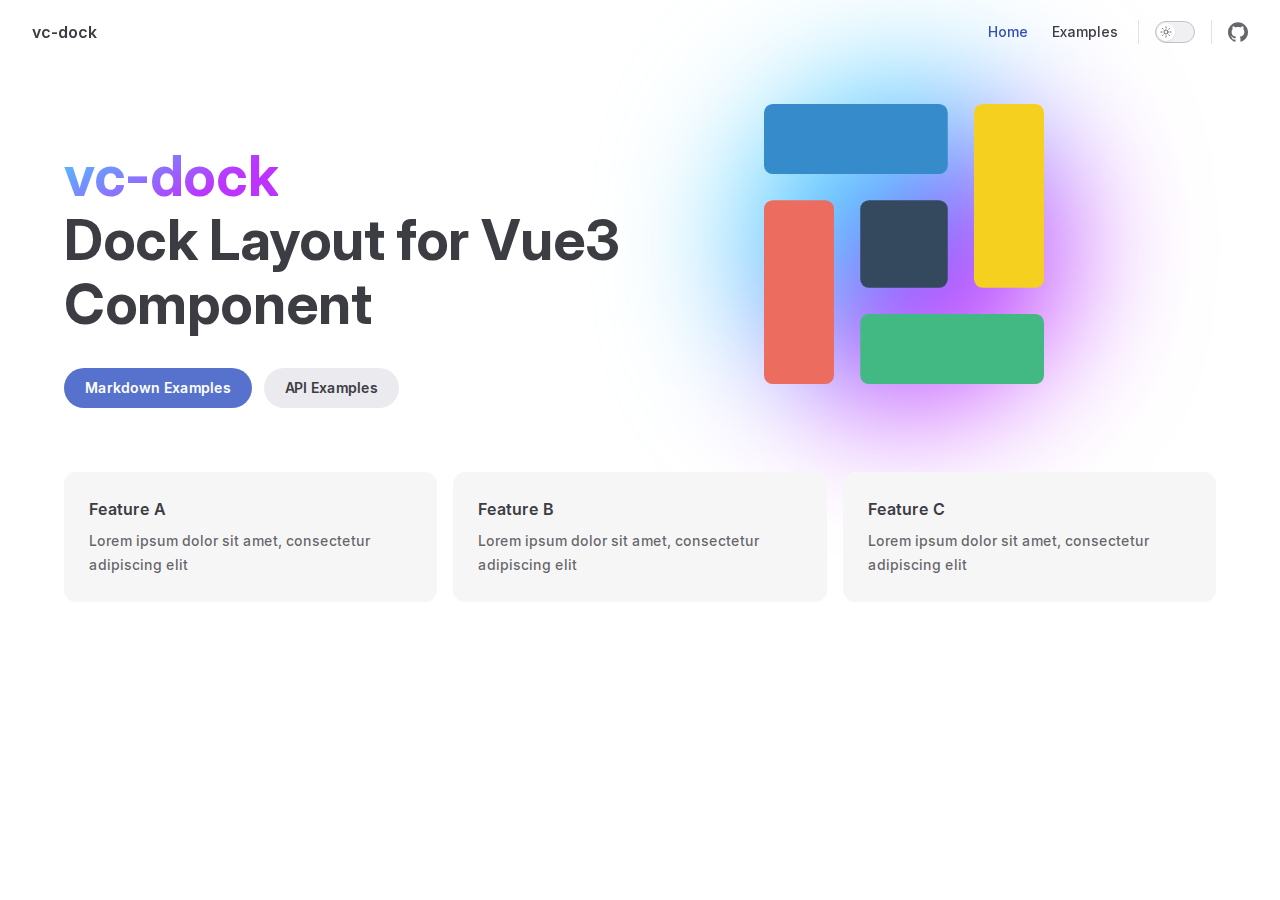
<file: index.html>
<!DOCTYPE html>
<html lang="en-US" dir="ltr">
  <head>
    <meta charset="utf-8">
    <meta name="viewport" content="width=device-width,initial-scale=1">
    <title>vc-dock</title>
    <meta name="description" content="Dock Layout for Vue 3 Component">
    <meta name="generator" content="VitePress v1.5.0">
    <link rel="preload stylesheet" href="/assets/style.ByaQjV-J.css" as="style">
    <link rel="preload stylesheet" href="/vp-icons.css" as="style">
    
    <script type="module" src="/assets/app.CWAQfzqq.js"></script>
    <link rel="preload" href="/assets/inter-roman-latin.Di8DUHzh.woff2" as="font" type="font/woff2" crossorigin="">
    <link rel="modulepreload" href="/assets/chunks/theme.CbTJpa8E.js">
    <link rel="modulepreload" href="/assets/chunks/framework.Bip4ku5S.js">
    <link rel="modulepreload" href="/assets/index.md.DOy_GvKu.lean.js">
    <link rel="icon" type="image/svg+xml" href="/logo.svg">
    <script id="check-dark-mode">(()=>{const e=localStorage.getItem("vitepress-theme-appearance")||"auto",a=window.matchMedia("(prefers-color-scheme: dark)").matches;(!e||e==="auto"?a:e==="dark")&&document.documentElement.classList.add("dark")})();</script>
    <script id="check-mac-os">document.documentElement.classList.toggle("mac",/Mac|iPhone|iPod|iPad/i.test(navigator.platform));</script>
  </head>
  <body>
    <div id="app"><div class="Layout" data-v-c9aa8729><!--[--><!--]--><!--[--><span tabindex="-1" data-v-98e9829d></span><a href="#VPContent" class="VPSkipLink visually-hidden" data-v-98e9829d> Skip to content </a><!--]--><!----><header class="VPNav" data-v-c9aa8729 data-v-b21c5f87><div class="VPNavBar" data-v-b21c5f87 data-v-f86e7b68><div class="wrapper" data-v-f86e7b68><div class="container" data-v-f86e7b68><div class="title" data-v-f86e7b68><div class="VPNavBarTitle" data-v-f86e7b68 data-v-462ab3f3><a class="title" href="/" data-v-462ab3f3><!--[--><!--]--><!----><span data-v-462ab3f3>vc-dock</span><!--[--><!--]--></a></div></div><div class="content" data-v-f86e7b68><div class="content-body" data-v-f86e7b68><!--[--><!--]--><div class="VPNavBarSearch search" data-v-f86e7b68><!----></div><nav aria-labelledby="main-nav-aria-label" class="VPNavBarMenu menu" data-v-f86e7b68 data-v-388c6e2f><span id="main-nav-aria-label" class="visually-hidden" data-v-388c6e2f> Main Navigation </span><!--[--><!--[--><a class="VPLink link VPNavBarMenuLink active" href="/" tabindex="0" data-v-388c6e2f data-v-f7fe4757><!--[--><span data-v-f7fe4757>Home</span><!--]--></a><!--]--><!--[--><a class="VPLink link VPNavBarMenuLink" href="/markdown-examples.html" tabindex="0" data-v-388c6e2f data-v-f7fe4757><!--[--><span data-v-f7fe4757>Examples</span><!--]--></a><!--]--><!--]--></nav><!----><div class="VPNavBarAppearance appearance" data-v-f86e7b68 data-v-8ce7e06c><button class="VPSwitch VPSwitchAppearance" type="button" role="switch" title aria-checked="false" data-v-8ce7e06c data-v-39523582 data-v-a3ff2583><span class="check" data-v-a3ff2583><span class="icon" data-v-a3ff2583><!--[--><span class="vpi-sun sun" data-v-39523582></span><span class="vpi-moon moon" data-v-39523582></span><!--]--></span></span></button></div><div class="VPSocialLinks VPNavBarSocialLinks social-links" data-v-f86e7b68 data-v-710c7cb0 data-v-18f4b610><!--[--><a class="VPSocialLink no-icon" href="https://github.com/vuejs/vitepress" aria-label="github" target="_blank" rel="noopener" data-v-18f4b610 data-v-0f13103a><span class="vpi-social-github"></span></a><!--]--></div><div class="VPFlyout VPNavBarExtra extra" data-v-f86e7b68 data-v-be0a40dd data-v-157de742><button type="button" class="button" aria-haspopup="true" aria-expanded="false" aria-label="extra navigation" data-v-157de742><span class="vpi-more-horizontal icon" data-v-157de742></span></button><div class="menu" data-v-157de742><div class="VPMenu" data-v-157de742 data-v-37ee110d><!----><!--[--><!--[--><!----><div class="group" data-v-be0a40dd><div class="item appearance" data-v-be0a40dd><p class="label" data-v-be0a40dd>Appearance</p><div class="appearance-action" data-v-be0a40dd><button class="VPSwitch VPSwitchAppearance" type="button" role="switch" title aria-checked="false" data-v-be0a40dd data-v-39523582 data-v-a3ff2583><span class="check" data-v-a3ff2583><span class="icon" data-v-a3ff2583><!--[--><span class="vpi-sun sun" data-v-39523582></span><span class="vpi-moon moon" data-v-39523582></span><!--]--></span></span></button></div></div></div><div class="group" data-v-be0a40dd><div class="item social-links" data-v-be0a40dd><div class="VPSocialLinks social-links-list" data-v-be0a40dd data-v-18f4b610><!--[--><a class="VPSocialLink no-icon" href="https://github.com/vuejs/vitepress" aria-label="github" target="_blank" rel="noopener" data-v-18f4b610 data-v-0f13103a><span class="vpi-social-github"></span></a><!--]--></div></div></div><!--]--><!--]--></div></div></div><!--[--><!--]--><button type="button" class="VPNavBarHamburger hamburger" aria-label="mobile navigation" aria-expanded="false" aria-controls="VPNavScreen" data-v-f86e7b68 data-v-333c9b0c><span class="container" data-v-333c9b0c><span class="top" data-v-333c9b0c></span><span class="middle" data-v-333c9b0c></span><span class="bottom" data-v-333c9b0c></span></span></button></div></div></div></div><div class="divider" data-v-f86e7b68><div class="divider-line" data-v-f86e7b68></div></div></div><!----></header><!----><!----><div class="VPContent is-home" id="VPContent" data-v-c9aa8729 data-v-0f168afe><div class="VPHome" data-v-0f168afe data-v-86690daf><!--[--><!--]--><div class="VPHero has-image VPHomeHero" data-v-86690daf data-v-968af39d><div class="container" data-v-968af39d><div class="main" data-v-968af39d><!--[--><!--]--><!--[--><h1 class="name" data-v-968af39d><span class="clip" data-v-968af39d>vc-dock</span></h1><p class="text" data-v-968af39d>Dock Layout for Vue3 Component</p><!----><!--]--><!--[--><!--]--><div class="actions" data-v-968af39d><!--[--><div class="action" data-v-968af39d><a class="VPButton medium brand" href="/markdown-examples.html" data-v-968af39d data-v-75c83a15>Markdown Examples</a></div><div class="action" data-v-968af39d><a class="VPButton medium alt" href="/api-examples.html" data-v-968af39d data-v-75c83a15>API Examples</a></div><!--]--></div><!--[--><!--]--></div><div class="image" data-v-968af39d><div class="image-container" data-v-968af39d><div class="image-bg" data-v-968af39d></div><!--[--><!--[--><img class="VPImage image-src" src="/logo.svg" alt="vc-dock" data-v-d1cb35e9><!--]--><!--]--></div></div></div></div><!--[--><!--]--><!--[--><!--]--><div class="VPFeatures VPHomeFeatures" data-v-86690daf data-v-fb76f359><div class="container" data-v-fb76f359><div class="items" data-v-fb76f359><!--[--><div class="grid-3 item" data-v-fb76f359><div class="VPLink no-icon VPFeature" data-v-fb76f359 data-v-98373118><!--[--><article class="box" data-v-98373118><!----><h2 class="title" data-v-98373118>Feature A</h2><p class="details" data-v-98373118>Lorem ipsum dolor sit amet, consectetur adipiscing elit</p><!----></article><!--]--></div></div><div class="grid-3 item" data-v-fb76f359><div class="VPLink no-icon VPFeature" data-v-fb76f359 data-v-98373118><!--[--><article class="box" data-v-98373118><!----><h2 class="title" data-v-98373118>Feature B</h2><p class="details" data-v-98373118>Lorem ipsum dolor sit amet, consectetur adipiscing elit</p><!----></article><!--]--></div></div><div class="grid-3 item" data-v-fb76f359><div class="VPLink no-icon VPFeature" data-v-fb76f359 data-v-98373118><!--[--><article class="box" data-v-98373118><!----><h2 class="title" data-v-98373118>Feature C</h2><p class="details" data-v-98373118>Lorem ipsum dolor sit amet, consectetur adipiscing elit</p><!----></article><!--]--></div></div><!--]--></div></div></div><!--[--><!--]--><div class="vp-doc container" style="" data-v-86690daf data-v-14e7196e><!--[--><div style="position:relative;" data-v-86690daf><div></div></div><!--]--></div></div></div><!----><!--[--><!--]--></div></div>
    <script>window.__VP_HASH_MAP__=JSON.parse("{\"api-examples.md\":\"CY61CSb2\",\"index.md\":\"DOy_GvKu\",\"markdown-examples.md\":\"B8FakprR\"}");window.__VP_SITE_DATA__=JSON.parse("{\"lang\":\"en-US\",\"dir\":\"ltr\",\"title\":\"vc-dock\",\"description\":\"Dock Layout for Vue 3 Component\",\"base\":\"/\",\"head\":[],\"router\":{\"prefetchLinks\":true},\"appearance\":true,\"themeConfig\":{\"nav\":[{\"text\":\"Home\",\"link\":\"/\"},{\"text\":\"Examples\",\"link\":\"/markdown-examples\"}],\"sidebar\":[{\"text\":\"Examples\",\"items\":[{\"text\":\"Markdown Examples\",\"link\":\"/markdown-examples\"},{\"text\":\"Runtime API Examples\",\"link\":\"/api-examples\"}]}],\"socialLinks\":[{\"icon\":\"github\",\"link\":\"https://github.com/vuejs/vitepress\"}]},\"locales\":{},\"scrollOffset\":134,\"cleanUrls\":false}");</script>
    
  </body>
</html>
</file>
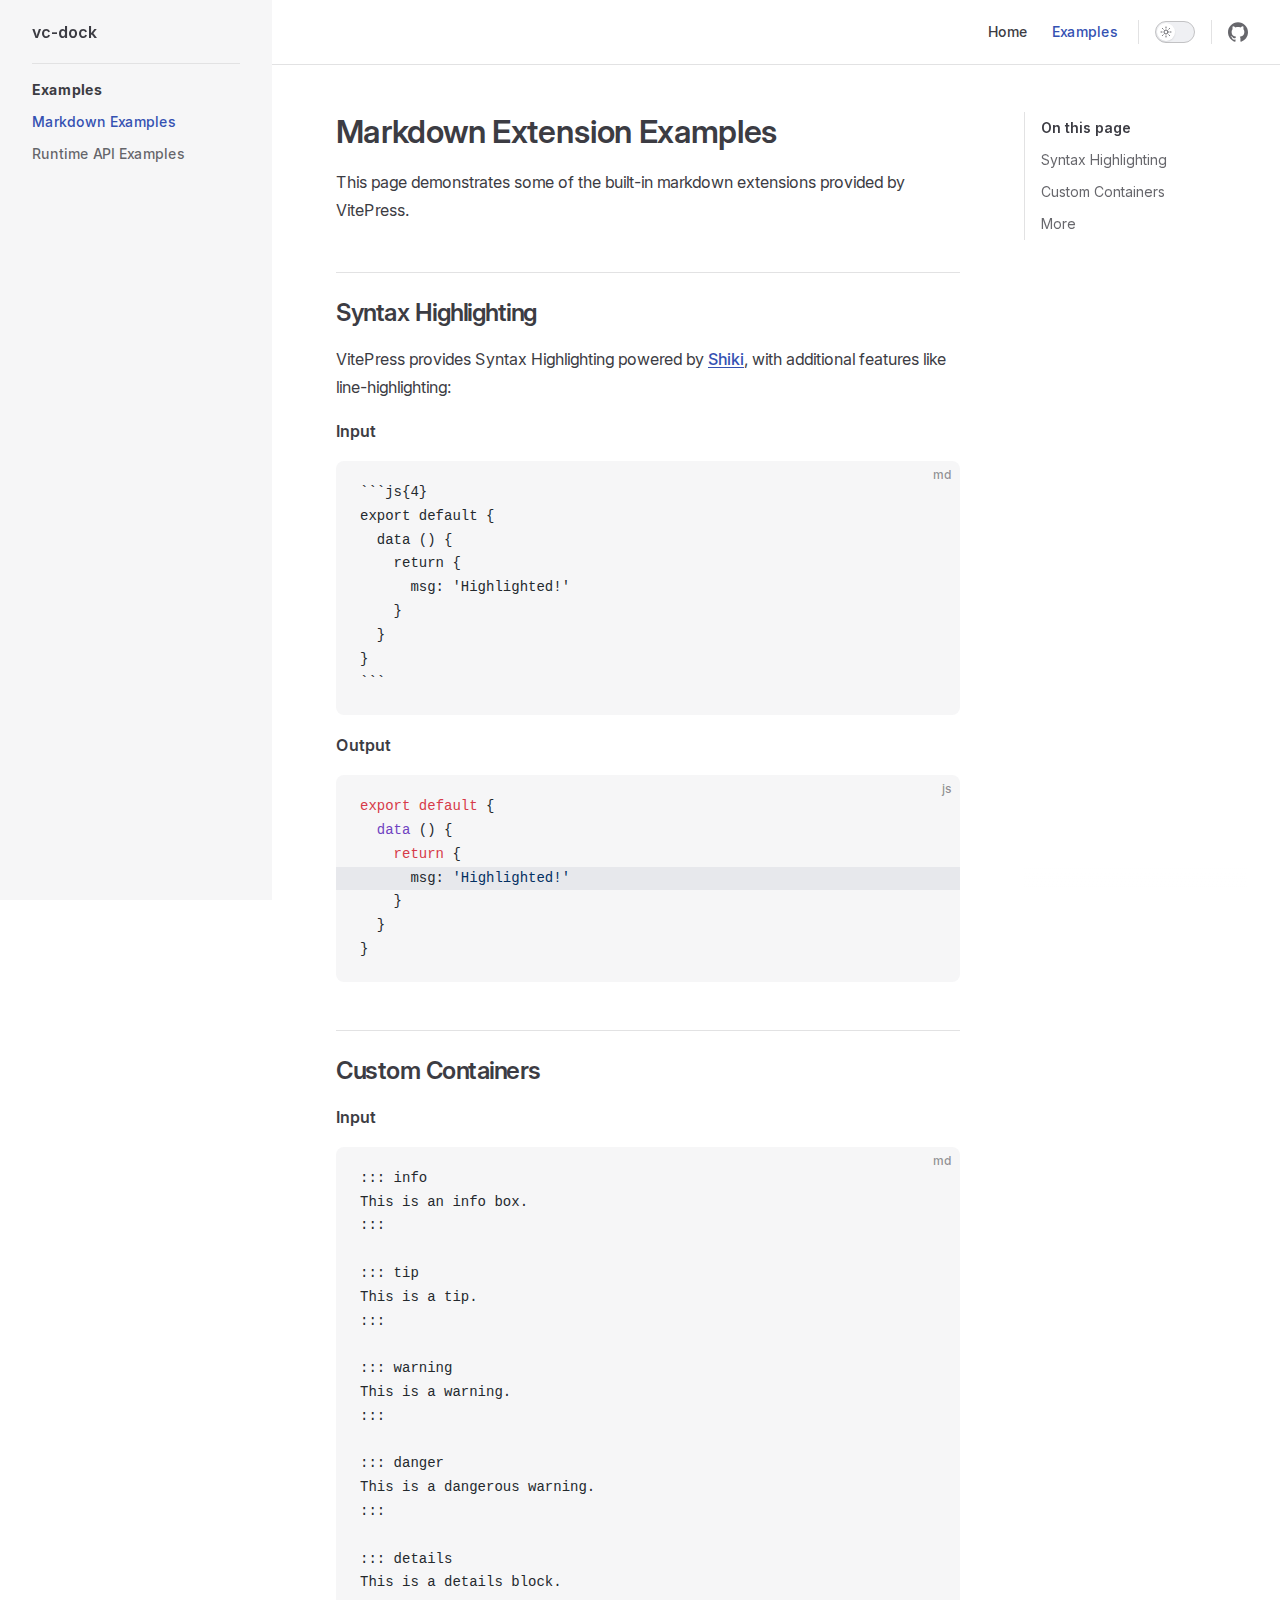
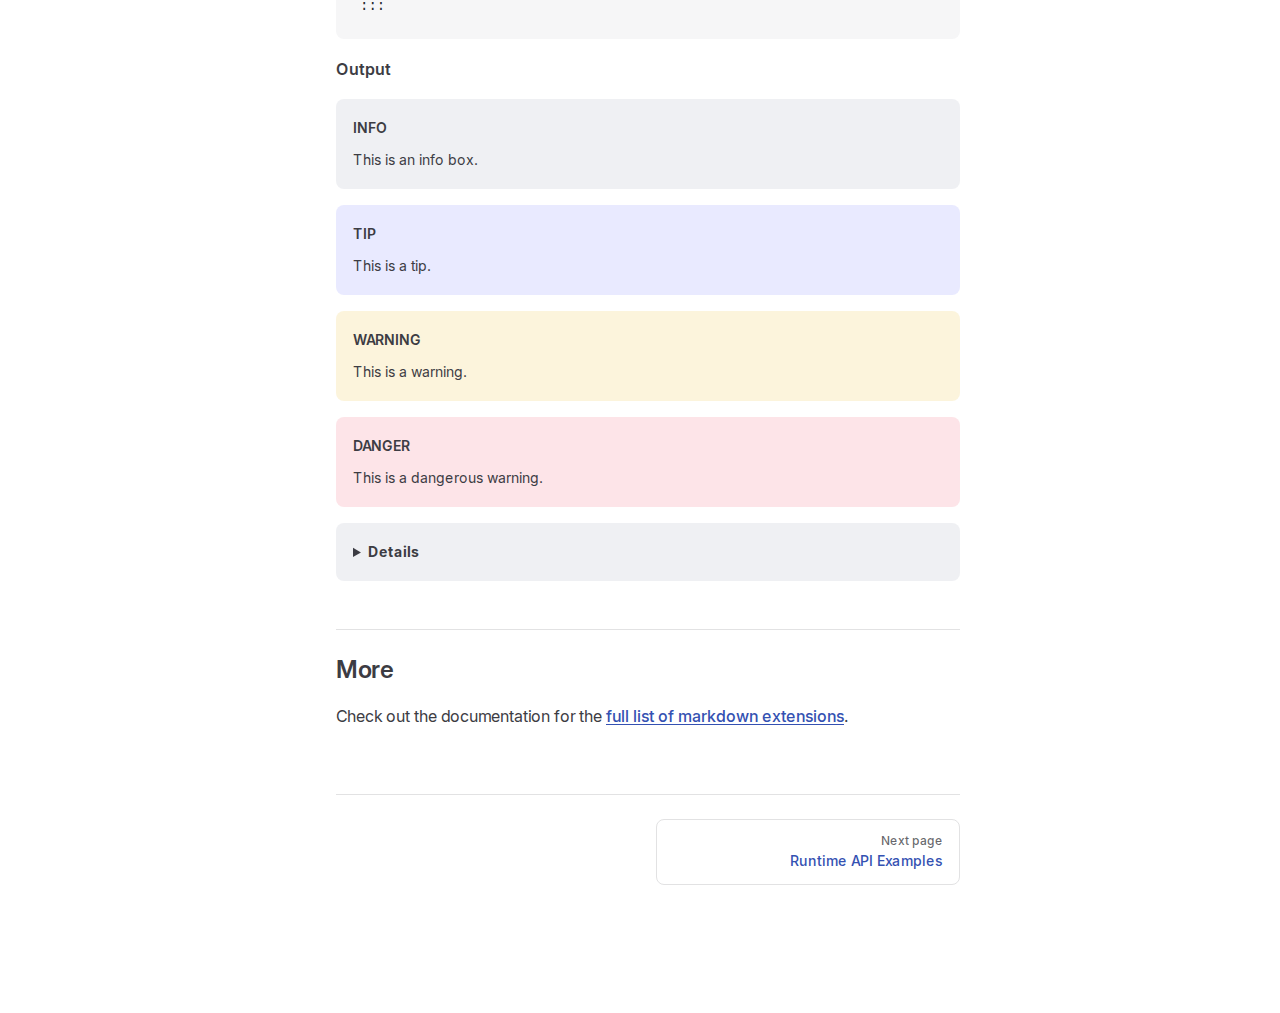
<file: markdown-examples.html>
<!DOCTYPE html>
<html lang="en-US" dir="ltr">
  <head>
    <meta charset="utf-8">
    <meta name="viewport" content="width=device-width,initial-scale=1">
    <title>Markdown Extension Examples | vc-dock</title>
    <meta name="description" content="Dock Layout for Vue 3 Component">
    <meta name="generator" content="VitePress v1.5.0">
    <link rel="preload stylesheet" href="/assets/style.ByaQjV-J.css" as="style">
    <link rel="preload stylesheet" href="/vp-icons.css" as="style">
    
    <script type="module" src="/assets/app.CWAQfzqq.js"></script>
    <link rel="preload" href="/assets/inter-roman-latin.Di8DUHzh.woff2" as="font" type="font/woff2" crossorigin="">
    <link rel="modulepreload" href="/assets/chunks/theme.CbTJpa8E.js">
    <link rel="modulepreload" href="/assets/chunks/framework.Bip4ku5S.js">
    <link rel="modulepreload" href="/assets/markdown-examples.md.B8FakprR.lean.js">
    <link rel="icon" type="image/svg+xml" href="/logo.svg">
    <script id="check-dark-mode">(()=>{const e=localStorage.getItem("vitepress-theme-appearance")||"auto",a=window.matchMedia("(prefers-color-scheme: dark)").matches;(!e||e==="auto"?a:e==="dark")&&document.documentElement.classList.add("dark")})();</script>
    <script id="check-mac-os">document.documentElement.classList.toggle("mac",/Mac|iPhone|iPod|iPad/i.test(navigator.platform));</script>
  </head>
  <body>
    <div id="app"><div class="Layout" data-v-c9aa8729><!--[--><!--]--><!--[--><span tabindex="-1" data-v-98e9829d></span><a href="#VPContent" class="VPSkipLink visually-hidden" data-v-98e9829d> Skip to content </a><!--]--><!----><header class="VPNav" data-v-c9aa8729 data-v-b21c5f87><div class="VPNavBar" data-v-b21c5f87 data-v-f86e7b68><div class="wrapper" data-v-f86e7b68><div class="container" data-v-f86e7b68><div class="title" data-v-f86e7b68><div class="VPNavBarTitle has-sidebar" data-v-f86e7b68 data-v-462ab3f3><a class="title" href="/" data-v-462ab3f3><!--[--><!--]--><!----><span data-v-462ab3f3>vc-dock</span><!--[--><!--]--></a></div></div><div class="content" data-v-f86e7b68><div class="content-body" data-v-f86e7b68><!--[--><!--]--><div class="VPNavBarSearch search" data-v-f86e7b68><!----></div><nav aria-labelledby="main-nav-aria-label" class="VPNavBarMenu menu" data-v-f86e7b68 data-v-388c6e2f><span id="main-nav-aria-label" class="visually-hidden" data-v-388c6e2f> Main Navigation </span><!--[--><!--[--><a class="VPLink link VPNavBarMenuLink" href="/" tabindex="0" data-v-388c6e2f data-v-f7fe4757><!--[--><span data-v-f7fe4757>Home</span><!--]--></a><!--]--><!--[--><a class="VPLink link VPNavBarMenuLink active" href="/markdown-examples.html" tabindex="0" data-v-388c6e2f data-v-f7fe4757><!--[--><span data-v-f7fe4757>Examples</span><!--]--></a><!--]--><!--]--></nav><!----><div class="VPNavBarAppearance appearance" data-v-f86e7b68 data-v-8ce7e06c><button class="VPSwitch VPSwitchAppearance" type="button" role="switch" title aria-checked="false" data-v-8ce7e06c data-v-39523582 data-v-a3ff2583><span class="check" data-v-a3ff2583><span class="icon" data-v-a3ff2583><!--[--><span class="vpi-sun sun" data-v-39523582></span><span class="vpi-moon moon" data-v-39523582></span><!--]--></span></span></button></div><div class="VPSocialLinks VPNavBarSocialLinks social-links" data-v-f86e7b68 data-v-710c7cb0 data-v-18f4b610><!--[--><a class="VPSocialLink no-icon" href="https://github.com/vuejs/vitepress" aria-label="github" target="_blank" rel="noopener" data-v-18f4b610 data-v-0f13103a><span class="vpi-social-github"></span></a><!--]--></div><div class="VPFlyout VPNavBarExtra extra" data-v-f86e7b68 data-v-be0a40dd data-v-157de742><button type="button" class="button" aria-haspopup="true" aria-expanded="false" aria-label="extra navigation" data-v-157de742><span class="vpi-more-horizontal icon" data-v-157de742></span></button><div class="menu" data-v-157de742><div class="VPMenu" data-v-157de742 data-v-37ee110d><!----><!--[--><!--[--><!----><div class="group" data-v-be0a40dd><div class="item appearance" data-v-be0a40dd><p class="label" data-v-be0a40dd>Appearance</p><div class="appearance-action" data-v-be0a40dd><button class="VPSwitch VPSwitchAppearance" type="button" role="switch" title aria-checked="false" data-v-be0a40dd data-v-39523582 data-v-a3ff2583><span class="check" data-v-a3ff2583><span class="icon" data-v-a3ff2583><!--[--><span class="vpi-sun sun" data-v-39523582></span><span class="vpi-moon moon" data-v-39523582></span><!--]--></span></span></button></div></div></div><div class="group" data-v-be0a40dd><div class="item social-links" data-v-be0a40dd><div class="VPSocialLinks social-links-list" data-v-be0a40dd data-v-18f4b610><!--[--><a class="VPSocialLink no-icon" href="https://github.com/vuejs/vitepress" aria-label="github" target="_blank" rel="noopener" data-v-18f4b610 data-v-0f13103a><span class="vpi-social-github"></span></a><!--]--></div></div></div><!--]--><!--]--></div></div></div><!--[--><!--]--><button type="button" class="VPNavBarHamburger hamburger" aria-label="mobile navigation" aria-expanded="false" aria-controls="VPNavScreen" data-v-f86e7b68 data-v-333c9b0c><span class="container" data-v-333c9b0c><span class="top" data-v-333c9b0c></span><span class="middle" data-v-333c9b0c></span><span class="bottom" data-v-333c9b0c></span></span></button></div></div></div></div><div class="divider" data-v-f86e7b68><div class="divider-line" data-v-f86e7b68></div></div></div><!----></header><div class="VPLocalNav has-sidebar empty" data-v-c9aa8729 data-v-93117df1><div class="container" data-v-93117df1><button class="menu" aria-expanded="false" aria-controls="VPSidebarNav" data-v-93117df1><span class="vpi-align-left menu-icon" data-v-93117df1></span><span class="menu-text" data-v-93117df1>Menu</span></button><div class="VPLocalNavOutlineDropdown" style="--vp-vh:0px;" data-v-93117df1 data-v-74c7e2d9><button data-v-74c7e2d9>Return to top</button><!----></div></div></div><aside class="VPSidebar" data-v-c9aa8729 data-v-b36c0b0f><div class="curtain" data-v-b36c0b0f></div><nav class="nav" id="VPSidebarNav" aria-labelledby="sidebar-aria-label" tabindex="-1" data-v-b36c0b0f><span class="visually-hidden" id="sidebar-aria-label" data-v-b36c0b0f> Sidebar Navigation </span><!--[--><!--]--><!--[--><div class="no-transition group" data-v-cdb890bf><section class="VPSidebarItem level-0 has-active" data-v-cdb890bf data-v-c3f79874><div class="item" role="button" tabindex="0" data-v-c3f79874><div class="indicator" data-v-c3f79874></div><h2 class="text" data-v-c3f79874>Examples</h2><!----></div><div class="items" data-v-c3f79874><!--[--><div class="VPSidebarItem level-1 is-link" data-v-c3f79874 data-v-c3f79874><div class="item" data-v-c3f79874><div class="indicator" data-v-c3f79874></div><a class="VPLink link link" href="/markdown-examples.html" data-v-c3f79874><!--[--><p class="text" data-v-c3f79874>Markdown Examples</p><!--]--></a><!----></div><!----></div><div class="VPSidebarItem level-1 is-link" data-v-c3f79874 data-v-c3f79874><div class="item" data-v-c3f79874><div class="indicator" data-v-c3f79874></div><a class="VPLink link link" href="/api-examples.html" data-v-c3f79874><!--[--><p class="text" data-v-c3f79874>Runtime API Examples</p><!--]--></a><!----></div><!----></div><!--]--></div></section></div><!--]--><!--[--><!--]--></nav></aside><div class="VPContent has-sidebar" id="VPContent" data-v-c9aa8729 data-v-0f168afe><div class="VPDoc has-sidebar has-aside" data-v-0f168afe data-v-dc1e93c9><!--[--><!--]--><div class="container" data-v-dc1e93c9><div class="aside" data-v-dc1e93c9><div class="aside-curtain" data-v-dc1e93c9></div><div class="aside-container" data-v-dc1e93c9><div class="aside-content" data-v-dc1e93c9><div class="VPDocAside" data-v-dc1e93c9 data-v-0132416c><!--[--><!--]--><!--[--><!--]--><nav aria-labelledby="doc-outline-aria-label" class="VPDocAsideOutline" data-v-0132416c data-v-443f5732><div class="content" data-v-443f5732><div class="outline-marker" data-v-443f5732></div><div aria-level="2" class="outline-title" id="doc-outline-aria-label" role="heading" data-v-443f5732>On this page</div><ul class="VPDocOutlineItem root" data-v-443f5732 data-v-8f5cea57><!--[--><!--]--></ul></div></nav><!--[--><!--]--><div class="spacer" data-v-0132416c></div><!--[--><!--]--><!----><!--[--><!--]--><!--[--><!--]--></div></div></div></div><div class="content" data-v-dc1e93c9><div class="content-container" data-v-dc1e93c9><!--[--><!--]--><main class="main" data-v-dc1e93c9><div style="position:relative;" class="vp-doc _markdown-examples" data-v-dc1e93c9><div><h1 id="markdown-extension-examples" tabindex="-1">Markdown Extension Examples <a class="header-anchor" href="#markdown-extension-examples" aria-label="Permalink to &quot;Markdown Extension Examples&quot;">​</a></h1><p>This page demonstrates some of the built-in markdown extensions provided by VitePress.</p><h2 id="syntax-highlighting" tabindex="-1">Syntax Highlighting <a class="header-anchor" href="#syntax-highlighting" aria-label="Permalink to &quot;Syntax Highlighting&quot;">​</a></h2><p>VitePress provides Syntax Highlighting powered by <a href="https://github.com/shikijs/shiki" target="_blank" rel="noreferrer">Shiki</a>, with additional features like line-highlighting:</p><p><strong>Input</strong></p><div class="language-md vp-adaptive-theme"><button title="Copy Code" class="copy"></button><span class="lang">md</span><pre class="shiki shiki-themes github-light github-dark vp-code" tabindex="0"><code><span class="line"><span style="--shiki-light:#24292E;--shiki-dark:#E1E4E8;">```js{4}</span></span>
<span class="line"><span style="--shiki-light:#24292E;--shiki-dark:#E1E4E8;">export default {</span></span>
<span class="line"><span style="--shiki-light:#24292E;--shiki-dark:#E1E4E8;">  data () {</span></span>
<span class="line"><span style="--shiki-light:#24292E;--shiki-dark:#E1E4E8;">    return {</span></span>
<span class="line"><span style="--shiki-light:#24292E;--shiki-dark:#E1E4E8;">      msg: &#39;Highlighted!&#39;</span></span>
<span class="line"><span style="--shiki-light:#24292E;--shiki-dark:#E1E4E8;">    }</span></span>
<span class="line"><span style="--shiki-light:#24292E;--shiki-dark:#E1E4E8;">  }</span></span>
<span class="line"><span style="--shiki-light:#24292E;--shiki-dark:#E1E4E8;">}</span></span>
<span class="line"><span style="--shiki-light:#24292E;--shiki-dark:#E1E4E8;">```</span></span></code></pre></div><p><strong>Output</strong></p><div class="language-js vp-adaptive-theme"><button title="Copy Code" class="copy"></button><span class="lang">js</span><pre class="shiki shiki-themes github-light github-dark vp-code" tabindex="0"><code><span class="line"><span style="--shiki-light:#D73A49;--shiki-dark:#F97583;">export</span><span style="--shiki-light:#D73A49;--shiki-dark:#F97583;"> default</span><span style="--shiki-light:#24292E;--shiki-dark:#E1E4E8;"> {</span></span>
<span class="line"><span style="--shiki-light:#6F42C1;--shiki-dark:#B392F0;">  data</span><span style="--shiki-light:#24292E;--shiki-dark:#E1E4E8;"> () {</span></span>
<span class="line"><span style="--shiki-light:#D73A49;--shiki-dark:#F97583;">    return</span><span style="--shiki-light:#24292E;--shiki-dark:#E1E4E8;"> {</span></span>
<span class="line highlighted"><span style="--shiki-light:#24292E;--shiki-dark:#E1E4E8;">      msg: </span><span style="--shiki-light:#032F62;--shiki-dark:#9ECBFF;">&#39;Highlighted!&#39;</span></span>
<span class="line"><span style="--shiki-light:#24292E;--shiki-dark:#E1E4E8;">    }</span></span>
<span class="line"><span style="--shiki-light:#24292E;--shiki-dark:#E1E4E8;">  }</span></span>
<span class="line"><span style="--shiki-light:#24292E;--shiki-dark:#E1E4E8;">}</span></span></code></pre></div><h2 id="custom-containers" tabindex="-1">Custom Containers <a class="header-anchor" href="#custom-containers" aria-label="Permalink to &quot;Custom Containers&quot;">​</a></h2><p><strong>Input</strong></p><div class="language-md vp-adaptive-theme"><button title="Copy Code" class="copy"></button><span class="lang">md</span><pre class="shiki shiki-themes github-light github-dark vp-code" tabindex="0"><code><span class="line"><span style="--shiki-light:#24292E;--shiki-dark:#E1E4E8;">::: info</span></span>
<span class="line"><span style="--shiki-light:#24292E;--shiki-dark:#E1E4E8;">This is an info box.</span></span>
<span class="line"><span style="--shiki-light:#24292E;--shiki-dark:#E1E4E8;">:::</span></span>
<span class="line"></span>
<span class="line"><span style="--shiki-light:#24292E;--shiki-dark:#E1E4E8;">::: tip</span></span>
<span class="line"><span style="--shiki-light:#24292E;--shiki-dark:#E1E4E8;">This is a tip.</span></span>
<span class="line"><span style="--shiki-light:#24292E;--shiki-dark:#E1E4E8;">:::</span></span>
<span class="line"></span>
<span class="line"><span style="--shiki-light:#24292E;--shiki-dark:#E1E4E8;">::: warning</span></span>
<span class="line"><span style="--shiki-light:#24292E;--shiki-dark:#E1E4E8;">This is a warning.</span></span>
<span class="line"><span style="--shiki-light:#24292E;--shiki-dark:#E1E4E8;">:::</span></span>
<span class="line"></span>
<span class="line"><span style="--shiki-light:#24292E;--shiki-dark:#E1E4E8;">::: danger</span></span>
<span class="line"><span style="--shiki-light:#24292E;--shiki-dark:#E1E4E8;">This is a dangerous warning.</span></span>
<span class="line"><span style="--shiki-light:#24292E;--shiki-dark:#E1E4E8;">:::</span></span>
<span class="line"></span>
<span class="line"><span style="--shiki-light:#24292E;--shiki-dark:#E1E4E8;">::: details</span></span>
<span class="line"><span style="--shiki-light:#24292E;--shiki-dark:#E1E4E8;">This is a details block.</span></span>
<span class="line"><span style="--shiki-light:#24292E;--shiki-dark:#E1E4E8;">:::</span></span></code></pre></div><p><strong>Output</strong></p><div class="info custom-block"><p class="custom-block-title">INFO</p><p>This is an info box.</p></div><div class="tip custom-block"><p class="custom-block-title">TIP</p><p>This is a tip.</p></div><div class="warning custom-block"><p class="custom-block-title">WARNING</p><p>This is a warning.</p></div><div class="danger custom-block"><p class="custom-block-title">DANGER</p><p>This is a dangerous warning.</p></div><details class="details custom-block"><summary>Details</summary><p>This is a details block.</p></details><h2 id="more" tabindex="-1">More <a class="header-anchor" href="#more" aria-label="Permalink to &quot;More&quot;">​</a></h2><p>Check out the documentation for the <a href="https://vitepress.dev/guide/markdown" target="_blank" rel="noreferrer">full list of markdown extensions</a>.</p></div></div></main><footer class="VPDocFooter" data-v-dc1e93c9 data-v-a2e8dc37><!--[--><!--]--><!----><nav class="prev-next" aria-labelledby="doc-footer-aria-label" data-v-a2e8dc37><span class="visually-hidden" id="doc-footer-aria-label" data-v-a2e8dc37>Pager</span><div class="pager" data-v-a2e8dc37><!----></div><div class="pager" data-v-a2e8dc37><a class="VPLink link pager-link next" href="/api-examples.html" data-v-a2e8dc37><!--[--><span class="desc" data-v-a2e8dc37>Next page</span><span class="title" data-v-a2e8dc37>Runtime API Examples</span><!--]--></a></div></nav></footer><!--[--><!--]--></div></div></div><!--[--><!--]--></div></div><!----><!--[--><!--]--></div></div>
    <script>window.__VP_HASH_MAP__=JSON.parse("{\"api-examples.md\":\"CY61CSb2\",\"index.md\":\"DOy_GvKu\",\"markdown-examples.md\":\"B8FakprR\"}");window.__VP_SITE_DATA__=JSON.parse("{\"lang\":\"en-US\",\"dir\":\"ltr\",\"title\":\"vc-dock\",\"description\":\"Dock Layout for Vue 3 Component\",\"base\":\"/\",\"head\":[],\"router\":{\"prefetchLinks\":true},\"appearance\":true,\"themeConfig\":{\"nav\":[{\"text\":\"Home\",\"link\":\"/\"},{\"text\":\"Examples\",\"link\":\"/markdown-examples\"}],\"sidebar\":[{\"text\":\"Examples\",\"items\":[{\"text\":\"Markdown Examples\",\"link\":\"/markdown-examples\"},{\"text\":\"Runtime API Examples\",\"link\":\"/api-examples\"}]}],\"socialLinks\":[{\"icon\":\"github\",\"link\":\"https://github.com/vuejs/vitepress\"}]},\"locales\":{},\"scrollOffset\":134,\"cleanUrls\":false}");</script>
    
  </body>
</html>
</file>
<file: assets/style.ByaQjV-J.css>
@font-face{font-family:Inter;font-style:normal;font-weight:100 900;font-display:swap;src:url(/assets/inter-roman-cyrillic-ext.BBPuwvHQ.woff2) format("woff2");unicode-range:U+0460-052F,U+1C80-1C88,U+20B4,U+2DE0-2DFF,U+A640-A69F,U+FE2E-FE2F}@font-face{font-family:Inter;font-style:normal;font-weight:100 900;font-display:swap;src:url(/assets/inter-roman-cyrillic.C5lxZ8CY.woff2) format("woff2");unicode-range:U+0301,U+0400-045F,U+0490-0491,U+04B0-04B1,U+2116}@font-face{font-family:Inter;font-style:normal;font-weight:100 900;font-display:swap;src:url(/assets/inter-roman-greek-ext.CqjqNYQ-.woff2) format("woff2");unicode-range:U+1F00-1FFF}@font-face{font-family:Inter;font-style:normal;font-weight:100 900;font-display:swap;src:url(/assets/inter-roman-greek.BBVDIX6e.woff2) format("woff2");unicode-range:U+0370-0377,U+037A-037F,U+0384-038A,U+038C,U+038E-03A1,U+03A3-03FF}@font-face{font-family:Inter;font-style:normal;font-weight:100 900;font-display:swap;src:url(/assets/inter-roman-vietnamese.BjW4sHH5.woff2) format("woff2");unicode-range:U+0102-0103,U+0110-0111,U+0128-0129,U+0168-0169,U+01A0-01A1,U+01AF-01B0,U+0300-0301,U+0303-0304,U+0308-0309,U+0323,U+0329,U+1EA0-1EF9,U+20AB}@font-face{font-family:Inter;font-style:normal;font-weight:100 900;font-display:swap;src:url(/assets/inter-roman-latin-ext.4ZJIpNVo.woff2) format("woff2");unicode-range:U+0100-02AF,U+0304,U+0308,U+0329,U+1E00-1E9F,U+1EF2-1EFF,U+2020,U+20A0-20AB,U+20AD-20C0,U+2113,U+2C60-2C7F,U+A720-A7FF}@font-face{font-family:Inter;font-style:normal;font-weight:100 900;font-display:swap;src:url(/assets/inter-roman-latin.Di8DUHzh.woff2) format("woff2");unicode-range:U+0000-00FF,U+0131,U+0152-0153,U+02BB-02BC,U+02C6,U+02DA,U+02DC,U+0304,U+0308,U+0329,U+2000-206F,U+2074,U+20AC,U+2122,U+2191,U+2193,U+2212,U+2215,U+FEFF,U+FFFD}@font-face{font-family:Inter;font-style:italic;font-weight:100 900;font-display:swap;src:url(/assets/inter-italic-cyrillic-ext.r48I6akx.woff2) format("woff2");unicode-range:U+0460-052F,U+1C80-1C88,U+20B4,U+2DE0-2DFF,U+A640-A69F,U+FE2E-FE2F}@font-face{font-family:Inter;font-style:italic;font-weight:100 900;font-display:swap;src:url(/assets/inter-italic-cyrillic.By2_1cv3.woff2) format("woff2");unicode-range:U+0301,U+0400-045F,U+0490-0491,U+04B0-04B1,U+2116}@font-face{font-family:Inter;font-style:italic;font-weight:100 900;font-display:swap;src:url(/assets/inter-italic-greek-ext.1u6EdAuj.woff2) format("woff2");unicode-range:U+1F00-1FFF}@font-face{font-family:Inter;font-style:italic;font-weight:100 900;font-display:swap;src:url(/assets/inter-italic-greek.DJ8dCoTZ.woff2) format("woff2");unicode-range:U+0370-0377,U+037A-037F,U+0384-038A,U+038C,U+038E-03A1,U+03A3-03FF}@font-face{font-family:Inter;font-style:italic;font-weight:100 900;font-display:swap;src:url(/assets/inter-italic-vietnamese.BSbpV94h.woff2) format("woff2");unicode-range:U+0102-0103,U+0110-0111,U+0128-0129,U+0168-0169,U+01A0-01A1,U+01AF-01B0,U+0300-0301,U+0303-0304,U+0308-0309,U+0323,U+0329,U+1EA0-1EF9,U+20AB}@font-face{font-family:Inter;font-style:italic;font-weight:100 900;font-display:swap;src:url(/assets/inter-italic-latin-ext.CN1xVJS-.woff2) format("woff2");unicode-range:U+0100-02AF,U+0304,U+0308,U+0329,U+1E00-1E9F,U+1EF2-1EFF,U+2020,U+20A0-20AB,U+20AD-20C0,U+2113,U+2C60-2C7F,U+A720-A7FF}@font-face{font-family:Inter;font-style:italic;font-weight:100 900;font-display:swap;src:url(/assets/inter-italic-latin.C2AdPX0b.woff2) format("woff2");unicode-range:U+0000-00FF,U+0131,U+0152-0153,U+02BB-02BC,U+02C6,U+02DA,U+02DC,U+0304,U+0308,U+0329,U+2000-206F,U+2074,U+20AC,U+2122,U+2191,U+2193,U+2212,U+2215,U+FEFF,U+FFFD}@font-face{font-family:Punctuation SC;font-weight:400;src:local("PingFang SC Regular"),local("Noto Sans CJK SC"),local("Microsoft YaHei");unicode-range:U+201C,U+201D,U+2018,U+2019,U+2E3A,U+2014,U+2013,U+2026,U+00B7,U+007E,U+002F}@font-face{font-family:Punctuation SC;font-weight:500;src:local("PingFang SC Medium"),local("Noto Sans CJK SC"),local("Microsoft YaHei");unicode-range:U+201C,U+201D,U+2018,U+2019,U+2E3A,U+2014,U+2013,U+2026,U+00B7,U+007E,U+002F}@font-face{font-family:Punctuation SC;font-weight:600;src:local("PingFang SC Semibold"),local("Noto Sans CJK SC Bold"),local("Microsoft YaHei Bold");unicode-range:U+201C,U+201D,U+2018,U+2019,U+2E3A,U+2014,U+2013,U+2026,U+00B7,U+007E,U+002F}@font-face{font-family:Punctuation SC;font-weight:700;src:local("PingFang SC Semibold"),local("Noto Sans CJK SC Bold"),local("Microsoft YaHei Bold");unicode-range:U+201C,U+201D,U+2018,U+2019,U+2E3A,U+2014,U+2013,U+2026,U+00B7,U+007E,U+002F}:root{--vp-c-white: #ffffff;--vp-c-black: #000000;--vp-c-neutral: var(--vp-c-black);--vp-c-neutral-inverse: var(--vp-c-white)}.dark{--vp-c-neutral: var(--vp-c-white);--vp-c-neutral-inverse: var(--vp-c-black)}:root{--vp-c-gray-1: #dddde3;--vp-c-gray-2: #e4e4e9;--vp-c-gray-3: #ebebef;--vp-c-gray-soft: rgba(142, 150, 170, .14);--vp-c-indigo-1: #3451b2;--vp-c-indigo-2: #3a5ccc;--vp-c-indigo-3: #5672cd;--vp-c-indigo-soft: rgba(100, 108, 255, .14);--vp-c-purple-1: #6f42c1;--vp-c-purple-2: #7e4cc9;--vp-c-purple-3: #8e5cd9;--vp-c-purple-soft: rgba(159, 122, 234, .14);--vp-c-green-1: #18794e;--vp-c-green-2: #299764;--vp-c-green-3: #30a46c;--vp-c-green-soft: rgba(16, 185, 129, .14);--vp-c-yellow-1: #915930;--vp-c-yellow-2: #946300;--vp-c-yellow-3: #9f6a00;--vp-c-yellow-soft: rgba(234, 179, 8, .14);--vp-c-red-1: #b8272c;--vp-c-red-2: #d5393e;--vp-c-red-3: #e0575b;--vp-c-red-soft: rgba(244, 63, 94, .14);--vp-c-sponsor: #db2777}.dark{--vp-c-gray-1: #515c67;--vp-c-gray-2: #414853;--vp-c-gray-3: #32363f;--vp-c-gray-soft: rgba(101, 117, 133, .16);--vp-c-indigo-1: #a8b1ff;--vp-c-indigo-2: #5c73e7;--vp-c-indigo-3: #3e63dd;--vp-c-indigo-soft: rgba(100, 108, 255, .16);--vp-c-purple-1: #c8abfa;--vp-c-purple-2: #a879e6;--vp-c-purple-3: #8e5cd9;--vp-c-purple-soft: rgba(159, 122, 234, .16);--vp-c-green-1: #3dd68c;--vp-c-green-2: #30a46c;--vp-c-green-3: #298459;--vp-c-green-soft: rgba(16, 185, 129, .16);--vp-c-yellow-1: #f9b44e;--vp-c-yellow-2: #da8b17;--vp-c-yellow-3: #a46a0a;--vp-c-yellow-soft: rgba(234, 179, 8, .16);--vp-c-red-1: #f66f81;--vp-c-red-2: #f14158;--vp-c-red-3: #b62a3c;--vp-c-red-soft: rgba(244, 63, 94, .16)}:root{--vp-c-bg: #ffffff;--vp-c-bg-alt: #f6f6f7;--vp-c-bg-elv: #ffffff;--vp-c-bg-soft: #f6f6f7}.dark{--vp-c-bg: #1b1b1f;--vp-c-bg-alt: #161618;--vp-c-bg-elv: #202127;--vp-c-bg-soft: #202127}:root{--vp-c-border: #c2c2c4;--vp-c-divider: #e2e2e3;--vp-c-gutter: #e2e2e3}.dark{--vp-c-border: #3c3f44;--vp-c-divider: #2e2e32;--vp-c-gutter: #000000}:root{--vp-c-text-1: rgba(60, 60, 67);--vp-c-text-2: rgba(60, 60, 67, .78);--vp-c-text-3: rgba(60, 60, 67, .56)}.dark{--vp-c-text-1: rgba(255, 255, 245, .86);--vp-c-text-2: rgba(235, 235, 245, .6);--vp-c-text-3: rgba(235, 235, 245, .38)}:root{--vp-c-default-1: var(--vp-c-gray-1);--vp-c-default-2: var(--vp-c-gray-2);--vp-c-default-3: var(--vp-c-gray-3);--vp-c-default-soft: var(--vp-c-gray-soft);--vp-c-brand-1: var(--vp-c-indigo-1);--vp-c-brand-2: var(--vp-c-indigo-2);--vp-c-brand-3: var(--vp-c-indigo-3);--vp-c-brand-soft: var(--vp-c-indigo-soft);--vp-c-brand: var(--vp-c-brand-1);--vp-c-tip-1: var(--vp-c-brand-1);--vp-c-tip-2: var(--vp-c-brand-2);--vp-c-tip-3: var(--vp-c-brand-3);--vp-c-tip-soft: var(--vp-c-brand-soft);--vp-c-note-1: var(--vp-c-brand-1);--vp-c-note-2: var(--vp-c-brand-2);--vp-c-note-3: var(--vp-c-brand-3);--vp-c-note-soft: var(--vp-c-brand-soft);--vp-c-success-1: var(--vp-c-green-1);--vp-c-success-2: var(--vp-c-green-2);--vp-c-success-3: var(--vp-c-green-3);--vp-c-success-soft: var(--vp-c-green-soft);--vp-c-important-1: var(--vp-c-purple-1);--vp-c-important-2: var(--vp-c-purple-2);--vp-c-important-3: var(--vp-c-purple-3);--vp-c-important-soft: var(--vp-c-purple-soft);--vp-c-warning-1: var(--vp-c-yellow-1);--vp-c-warning-2: var(--vp-c-yellow-2);--vp-c-warning-3: var(--vp-c-yellow-3);--vp-c-warning-soft: var(--vp-c-yellow-soft);--vp-c-danger-1: var(--vp-c-red-1);--vp-c-danger-2: var(--vp-c-red-2);--vp-c-danger-3: var(--vp-c-red-3);--vp-c-danger-soft: var(--vp-c-red-soft);--vp-c-caution-1: var(--vp-c-red-1);--vp-c-caution-2: var(--vp-c-red-2);--vp-c-caution-3: var(--vp-c-red-3);--vp-c-caution-soft: var(--vp-c-red-soft)}:root{--vp-font-family-base: "Inter", ui-sans-serif, system-ui, sans-serif, "Apple Color Emoji", "Segoe UI Emoji", "Segoe UI Symbol", "Noto Color Emoji";--vp-font-family-mono: ui-monospace, "Menlo", "Monaco", "Consolas", "Liberation Mono", "Courier New", monospace;font-optical-sizing:auto}:root:where(:lang(zh)){--vp-font-family-base: "Punctuation SC", "Inter", ui-sans-serif, system-ui, sans-serif, "Apple Color Emoji", "Segoe UI Emoji", "Segoe UI Symbol", "Noto Color Emoji"}:root{--vp-shadow-1: 0 1px 2px rgba(0, 0, 0, .04), 0 1px 2px rgba(0, 0, 0, .06);--vp-shadow-2: 0 3px 12px rgba(0, 0, 0, .07), 0 1px 4px rgba(0, 0, 0, .07);--vp-shadow-3: 0 12px 32px rgba(0, 0, 0, .1), 0 2px 6px rgba(0, 0, 0, .08);--vp-shadow-4: 0 14px 44px rgba(0, 0, 0, .12), 0 3px 9px rgba(0, 0, 0, .12);--vp-shadow-5: 0 18px 56px rgba(0, 0, 0, .16), 0 4px 12px rgba(0, 0, 0, .16)}:root{--vp-z-index-footer: 10;--vp-z-index-local-nav: 20;--vp-z-index-nav: 30;--vp-z-index-layout-top: 40;--vp-z-index-backdrop: 50;--vp-z-index-sidebar: 60}@media (min-width: 960px){:root{--vp-z-index-sidebar: 25}}:root{--vp-layout-max-width: 1440px}:root{--vp-header-anchor-symbol: "#"}:root{--vp-code-line-height: 1.7;--vp-code-font-size: .875em;--vp-code-color: var(--vp-c-brand-1);--vp-code-link-color: var(--vp-c-brand-1);--vp-code-link-hover-color: var(--vp-c-brand-2);--vp-code-bg: var(--vp-c-default-soft);--vp-code-block-color: var(--vp-c-text-2);--vp-code-block-bg: var(--vp-c-bg-alt);--vp-code-block-divider-color: var(--vp-c-gutter);--vp-code-lang-color: var(--vp-c-text-3);--vp-code-line-highlight-color: var(--vp-c-default-soft);--vp-code-line-number-color: var(--vp-c-text-3);--vp-code-line-diff-add-color: var(--vp-c-success-soft);--vp-code-line-diff-add-symbol-color: var(--vp-c-success-1);--vp-code-line-diff-remove-color: var(--vp-c-danger-soft);--vp-code-line-diff-remove-symbol-color: var(--vp-c-danger-1);--vp-code-line-warning-color: var(--vp-c-warning-soft);--vp-code-line-error-color: var(--vp-c-danger-soft);--vp-code-copy-code-border-color: var(--vp-c-divider);--vp-code-copy-code-bg: var(--vp-c-bg-soft);--vp-code-copy-code-hover-border-color: var(--vp-c-divider);--vp-code-copy-code-hover-bg: var(--vp-c-bg);--vp-code-copy-code-active-text: var(--vp-c-text-2);--vp-code-copy-copied-text-content: "Copied";--vp-code-tab-divider: var(--vp-code-block-divider-color);--vp-code-tab-text-color: var(--vp-c-text-2);--vp-code-tab-bg: var(--vp-code-block-bg);--vp-code-tab-hover-text-color: var(--vp-c-text-1);--vp-code-tab-active-text-color: var(--vp-c-text-1);--vp-code-tab-active-bar-color: var(--vp-c-brand-1)}:root{--vp-button-brand-border: transparent;--vp-button-brand-text: var(--vp-c-white);--vp-button-brand-bg: var(--vp-c-brand-3);--vp-button-brand-hover-border: transparent;--vp-button-brand-hover-text: var(--vp-c-white);--vp-button-brand-hover-bg: var(--vp-c-brand-2);--vp-button-brand-active-border: transparent;--vp-button-brand-active-text: var(--vp-c-white);--vp-button-brand-active-bg: var(--vp-c-brand-1);--vp-button-alt-border: transparent;--vp-button-alt-text: var(--vp-c-text-1);--vp-button-alt-bg: var(--vp-c-default-3);--vp-button-alt-hover-border: transparent;--vp-button-alt-hover-text: var(--vp-c-text-1);--vp-button-alt-hover-bg: var(--vp-c-default-2);--vp-button-alt-active-border: transparent;--vp-button-alt-active-text: var(--vp-c-text-1);--vp-button-alt-active-bg: var(--vp-c-default-1);--vp-button-sponsor-border: var(--vp-c-text-2);--vp-button-sponsor-text: var(--vp-c-text-2);--vp-button-sponsor-bg: transparent;--vp-button-sponsor-hover-border: var(--vp-c-sponsor);--vp-button-sponsor-hover-text: var(--vp-c-sponsor);--vp-button-sponsor-hover-bg: transparent;--vp-button-sponsor-active-border: var(--vp-c-sponsor);--vp-button-sponsor-active-text: var(--vp-c-sponsor);--vp-button-sponsor-active-bg: transparent}:root{--vp-custom-block-font-size: 14px;--vp-custom-block-code-font-size: 13px;--vp-custom-block-info-border: transparent;--vp-custom-block-info-text: var(--vp-c-text-1);--vp-custom-block-info-bg: var(--vp-c-default-soft);--vp-custom-block-info-code-bg: var(--vp-c-default-soft);--vp-custom-block-note-border: transparent;--vp-custom-block-note-text: var(--vp-c-text-1);--vp-custom-block-note-bg: var(--vp-c-default-soft);--vp-custom-block-note-code-bg: var(--vp-c-default-soft);--vp-custom-block-tip-border: transparent;--vp-custom-block-tip-text: var(--vp-c-text-1);--vp-custom-block-tip-bg: var(--vp-c-tip-soft);--vp-custom-block-tip-code-bg: var(--vp-c-tip-soft);--vp-custom-block-important-border: transparent;--vp-custom-block-important-text: var(--vp-c-text-1);--vp-custom-block-important-bg: var(--vp-c-important-soft);--vp-custom-block-important-code-bg: var(--vp-c-important-soft);--vp-custom-block-warning-border: transparent;--vp-custom-block-warning-text: var(--vp-c-text-1);--vp-custom-block-warning-bg: var(--vp-c-warning-soft);--vp-custom-block-warning-code-bg: var(--vp-c-warning-soft);--vp-custom-block-danger-border: transparent;--vp-custom-block-danger-text: var(--vp-c-text-1);--vp-custom-block-danger-bg: var(--vp-c-danger-soft);--vp-custom-block-danger-code-bg: var(--vp-c-danger-soft);--vp-custom-block-caution-border: transparent;--vp-custom-block-caution-text: var(--vp-c-text-1);--vp-custom-block-caution-bg: var(--vp-c-caution-soft);--vp-custom-block-caution-code-bg: var(--vp-c-caution-soft);--vp-custom-block-details-border: var(--vp-custom-block-info-border);--vp-custom-block-details-text: var(--vp-custom-block-info-text);--vp-custom-block-details-bg: var(--vp-custom-block-info-bg);--vp-custom-block-details-code-bg: var(--vp-custom-block-info-code-bg)}:root{--vp-input-border-color: var(--vp-c-border);--vp-input-bg-color: var(--vp-c-bg-alt);--vp-input-switch-bg-color: var(--vp-c-default-soft)}:root{--vp-nav-height: 64px;--vp-nav-bg-color: var(--vp-c-bg);--vp-nav-screen-bg-color: var(--vp-c-bg);--vp-nav-logo-height: 24px}.hide-nav{--vp-nav-height: 0px}.hide-nav .VPSidebar{--vp-nav-height: 22px}:root{--vp-local-nav-bg-color: var(--vp-c-bg)}:root{--vp-sidebar-width: 272px;--vp-sidebar-bg-color: var(--vp-c-bg-alt)}:root{--vp-backdrop-bg-color: rgba(0, 0, 0, .6)}:root{--vp-home-hero-name-color: var(--vp-c-brand-1);--vp-home-hero-name-background: transparent;--vp-home-hero-image-background-image: none;--vp-home-hero-image-filter: none}:root{--vp-badge-info-border: transparent;--vp-badge-info-text: var(--vp-c-text-2);--vp-badge-info-bg: var(--vp-c-default-soft);--vp-badge-tip-border: transparent;--vp-badge-tip-text: var(--vp-c-tip-1);--vp-badge-tip-bg: var(--vp-c-tip-soft);--vp-badge-warning-border: transparent;--vp-badge-warning-text: var(--vp-c-warning-1);--vp-badge-warning-bg: var(--vp-c-warning-soft);--vp-badge-danger-border: transparent;--vp-badge-danger-text: var(--vp-c-danger-1);--vp-badge-danger-bg: var(--vp-c-danger-soft)}:root{--vp-carbon-ads-text-color: var(--vp-c-text-1);--vp-carbon-ads-poweredby-color: var(--vp-c-text-2);--vp-carbon-ads-bg-color: var(--vp-c-bg-soft);--vp-carbon-ads-hover-text-color: var(--vp-c-brand-1);--vp-carbon-ads-hover-poweredby-color: var(--vp-c-text-1)}:root{--vp-local-search-bg: var(--vp-c-bg);--vp-local-search-result-bg: var(--vp-c-bg);--vp-local-search-result-border: var(--vp-c-divider);--vp-local-search-result-selected-bg: var(--vp-c-bg);--vp-local-search-result-selected-border: var(--vp-c-brand-1);--vp-local-search-highlight-bg: var(--vp-c-brand-1);--vp-local-search-highlight-text: var(--vp-c-neutral-inverse)}@media (prefers-reduced-motion: reduce){*,:before,:after{animation-delay:-1ms!important;animation-duration:1ms!important;animation-iteration-count:1!important;background-attachment:initial!important;scroll-behavior:auto!important;transition-duration:0s!important;transition-delay:0s!important}}*,:before,:after{box-sizing:border-box}html{line-height:1.4;font-size:16px;-webkit-text-size-adjust:100%}html.dark{color-scheme:dark}body{margin:0;width:100%;min-width:320px;min-height:100vh;line-height:24px;font-family:var(--vp-font-family-base);font-size:16px;font-weight:400;color:var(--vp-c-text-1);background-color:var(--vp-c-bg);font-synthesis:style;text-rendering:optimizeLegibility;-webkit-font-smoothing:antialiased;-moz-osx-font-smoothing:grayscale}main{display:block}h1,h2,h3,h4,h5,h6{margin:0;line-height:24px;font-size:16px;font-weight:400}p{margin:0}strong,b{font-weight:600}a,area,button,[role=button],input,label,select,summary,textarea{touch-action:manipulation}a{color:inherit;text-decoration:inherit}ol,ul{list-style:none;margin:0;padding:0}blockquote{margin:0}pre,code,kbd,samp{font-family:var(--vp-font-family-mono)}img,svg,video,canvas,audio,iframe,embed,object{display:block}figure{margin:0}img,video{max-width:100%;height:auto}button,input,optgroup,select,textarea{border:0;padding:0;line-height:inherit;color:inherit}button{padding:0;font-family:inherit;background-color:transparent;background-image:none}button:enabled,[role=button]:enabled{cursor:pointer}button:focus,button:focus-visible{outline:1px dotted;outline:4px auto -webkit-focus-ring-color}button:focus:not(:focus-visible){outline:none!important}input:focus,textarea:focus,select:focus{outline:none}table{border-collapse:collapse}input{background-color:transparent}input:-ms-input-placeholder,textarea:-ms-input-placeholder{color:var(--vp-c-text-3)}input::-ms-input-placeholder,textarea::-ms-input-placeholder{color:var(--vp-c-text-3)}input::placeholder,textarea::placeholder{color:var(--vp-c-text-3)}input::-webkit-outer-spin-button,input::-webkit-inner-spin-button{-webkit-appearance:none;margin:0}input[type=number]{-moz-appearance:textfield}textarea{resize:vertical}select{-webkit-appearance:none}fieldset{margin:0;padding:0}h1,h2,h3,h4,h5,h6,li,p{overflow-wrap:break-word}vite-error-overlay{z-index:9999}mjx-container{overflow-x:auto}mjx-container>svg{display:inline-block;margin:auto}[class^=vpi-],[class*=" vpi-"],.vp-icon{width:1em;height:1em}[class^=vpi-].bg,[class*=" vpi-"].bg,.vp-icon.bg{background-size:100% 100%;background-color:transparent}[class^=vpi-]:not(.bg),[class*=" vpi-"]:not(.bg),.vp-icon:not(.bg){-webkit-mask:var(--icon) no-repeat;mask:var(--icon) no-repeat;-webkit-mask-size:100% 100%;mask-size:100% 100%;background-color:currentColor;color:inherit}.vpi-align-left{--icon: url("data:image/svg+xml,%3Csvg xmlns='http://www.w3.org/2000/svg' fill='none' stroke='currentColor' stroke-linecap='round' stroke-linejoin='round' stroke-width='2' viewBox='0 0 24 24'%3E%3Cpath d='M21 6H3M15 12H3M17 18H3'/%3E%3C/svg%3E")}.vpi-arrow-right,.vpi-arrow-down,.vpi-arrow-left,.vpi-arrow-up{--icon: url("data:image/svg+xml,%3Csvg xmlns='http://www.w3.org/2000/svg' fill='none' stroke='currentColor' stroke-linecap='round' stroke-linejoin='round' stroke-width='2' viewBox='0 0 24 24'%3E%3Cpath d='M5 12h14M12 5l7 7-7 7'/%3E%3C/svg%3E")}.vpi-chevron-right,.vpi-chevron-down,.vpi-chevron-left,.vpi-chevron-up{--icon: url("data:image/svg+xml,%3Csvg xmlns='http://www.w3.org/2000/svg' fill='none' stroke='currentColor' stroke-linecap='round' stroke-linejoin='round' stroke-width='2' viewBox='0 0 24 24'%3E%3Cpath d='m9 18 6-6-6-6'/%3E%3C/svg%3E")}.vpi-chevron-down,.vpi-arrow-down{transform:rotate(90deg)}.vpi-chevron-left,.vpi-arrow-left{transform:rotate(180deg)}.vpi-chevron-up,.vpi-arrow-up{transform:rotate(-90deg)}.vpi-square-pen{--icon: url("data:image/svg+xml,%3Csvg xmlns='http://www.w3.org/2000/svg' fill='none' stroke='currentColor' stroke-linecap='round' stroke-linejoin='round' stroke-width='2' viewBox='0 0 24 24'%3E%3Cpath d='M12 3H5a2 2 0 0 0-2 2v14a2 2 0 0 0 2 2h14a2 2 0 0 0 2-2v-7'/%3E%3Cpath d='M18.375 2.625a2.121 2.121 0 1 1 3 3L12 15l-4 1 1-4Z'/%3E%3C/svg%3E")}.vpi-plus{--icon: url("data:image/svg+xml,%3Csvg xmlns='http://www.w3.org/2000/svg' fill='none' stroke='currentColor' stroke-linecap='round' stroke-linejoin='round' stroke-width='2' viewBox='0 0 24 24'%3E%3Cpath d='M5 12h14M12 5v14'/%3E%3C/svg%3E")}.vpi-sun{--icon: url("data:image/svg+xml,%3Csvg xmlns='http://www.w3.org/2000/svg' fill='none' stroke='currentColor' stroke-linecap='round' stroke-linejoin='round' stroke-width='2' viewBox='0 0 24 24'%3E%3Ccircle cx='12' cy='12' r='4'/%3E%3Cpath d='M12 2v2M12 20v2M4.93 4.93l1.41 1.41M17.66 17.66l1.41 1.41M2 12h2M20 12h2M6.34 17.66l-1.41 1.41M19.07 4.93l-1.41 1.41'/%3E%3C/svg%3E")}.vpi-moon{--icon: url("data:image/svg+xml,%3Csvg xmlns='http://www.w3.org/2000/svg' fill='none' stroke='currentColor' stroke-linecap='round' stroke-linejoin='round' stroke-width='2' viewBox='0 0 24 24'%3E%3Cpath d='M12 3a6 6 0 0 0 9 9 9 9 0 1 1-9-9Z'/%3E%3C/svg%3E")}.vpi-more-horizontal{--icon: url("data:image/svg+xml,%3Csvg xmlns='http://www.w3.org/2000/svg' fill='none' stroke='currentColor' stroke-linecap='round' stroke-linejoin='round' stroke-width='2' viewBox='0 0 24 24'%3E%3Ccircle cx='12' cy='12' r='1'/%3E%3Ccircle cx='19' cy='12' r='1'/%3E%3Ccircle cx='5' cy='12' r='1'/%3E%3C/svg%3E")}.vpi-languages{--icon: url("data:image/svg+xml,%3Csvg xmlns='http://www.w3.org/2000/svg' fill='none' stroke='currentColor' stroke-linecap='round' stroke-linejoin='round' stroke-width='2' viewBox='0 0 24 24'%3E%3Cpath d='m5 8 6 6M4 14l6-6 2-3M2 5h12M7 2h1M22 22l-5-10-5 10M14 18h6'/%3E%3C/svg%3E")}.vpi-heart{--icon: url("data:image/svg+xml,%3Csvg xmlns='http://www.w3.org/2000/svg' fill='none' stroke='currentColor' stroke-linecap='round' stroke-linejoin='round' stroke-width='2' viewBox='0 0 24 24'%3E%3Cpath d='M19 14c1.49-1.46 3-3.21 3-5.5A5.5 5.5 0 0 0 16.5 3c-1.76 0-3 .5-4.5 2-1.5-1.5-2.74-2-4.5-2A5.5 5.5 0 0 0 2 8.5c0 2.3 1.5 4.05 3 5.5l7 7Z'/%3E%3C/svg%3E")}.vpi-search{--icon: url("data:image/svg+xml,%3Csvg xmlns='http://www.w3.org/2000/svg' fill='none' stroke='currentColor' stroke-linecap='round' stroke-linejoin='round' stroke-width='2' viewBox='0 0 24 24'%3E%3Ccircle cx='11' cy='11' r='8'/%3E%3Cpath d='m21 21-4.3-4.3'/%3E%3C/svg%3E")}.vpi-layout-list{--icon: url("data:image/svg+xml,%3Csvg xmlns='http://www.w3.org/2000/svg' fill='none' stroke='currentColor' stroke-linecap='round' stroke-linejoin='round' stroke-width='2' viewBox='0 0 24 24'%3E%3Crect width='7' height='7' x='3' y='3' rx='1'/%3E%3Crect width='7' height='7' x='3' y='14' rx='1'/%3E%3Cpath d='M14 4h7M14 9h7M14 15h7M14 20h7'/%3E%3C/svg%3E")}.vpi-delete{--icon: url("data:image/svg+xml,%3Csvg xmlns='http://www.w3.org/2000/svg' fill='none' stroke='currentColor' stroke-linecap='round' stroke-linejoin='round' stroke-width='2' viewBox='0 0 24 24'%3E%3Cpath d='M20 5H9l-7 7 7 7h11a2 2 0 0 0 2-2V7a2 2 0 0 0-2-2ZM18 9l-6 6M12 9l6 6'/%3E%3C/svg%3E")}.vpi-corner-down-left{--icon: url("data:image/svg+xml,%3Csvg xmlns='http://www.w3.org/2000/svg' fill='none' stroke='currentColor' stroke-linecap='round' stroke-linejoin='round' stroke-width='2' viewBox='0 0 24 24'%3E%3Cpath d='m9 10-5 5 5 5'/%3E%3Cpath d='M20 4v7a4 4 0 0 1-4 4H4'/%3E%3C/svg%3E")}:root{--vp-icon-copy: url("data:image/svg+xml,%3Csvg xmlns='http://www.w3.org/2000/svg' fill='none' stroke='rgba(128,128,128,1)' stroke-linecap='round' stroke-linejoin='round' stroke-width='2' viewBox='0 0 24 24'%3E%3Crect width='8' height='4' x='8' y='2' rx='1' ry='1'/%3E%3Cpath d='M16 4h2a2 2 0 0 1 2 2v14a2 2 0 0 1-2 2H6a2 2 0 0 1-2-2V6a2 2 0 0 1 2-2h2'/%3E%3C/svg%3E");--vp-icon-copied: url("data:image/svg+xml,%3Csvg xmlns='http://www.w3.org/2000/svg' fill='none' stroke='rgba(128,128,128,1)' stroke-linecap='round' stroke-linejoin='round' stroke-width='2' viewBox='0 0 24 24'%3E%3Crect width='8' height='4' x='8' y='2' rx='1' ry='1'/%3E%3Cpath d='M16 4h2a2 2 0 0 1 2 2v14a2 2 0 0 1-2 2H6a2 2 0 0 1-2-2V6a2 2 0 0 1 2-2h2'/%3E%3Cpath d='m9 14 2 2 4-4'/%3E%3C/svg%3E")}.visually-hidden{position:absolute;width:1px;height:1px;white-space:nowrap;clip:rect(0 0 0 0);clip-path:inset(50%);overflow:hidden}.custom-block{border:1px solid transparent;border-radius:8px;padding:16px 16px 8px;line-height:24px;font-size:var(--vp-custom-block-font-size);color:var(--vp-c-text-2)}.custom-block.info{border-color:var(--vp-custom-block-info-border);color:var(--vp-custom-block-info-text);background-color:var(--vp-custom-block-info-bg)}.custom-block.info a,.custom-block.info code{color:var(--vp-c-brand-1)}.custom-block.info a:hover,.custom-block.info a:hover>code{color:var(--vp-c-brand-2)}.custom-block.info code{background-color:var(--vp-custom-block-info-code-bg)}.custom-block.note{border-color:var(--vp-custom-block-note-border);color:var(--vp-custom-block-note-text);background-color:var(--vp-custom-block-note-bg)}.custom-block.note a,.custom-block.note code{color:var(--vp-c-brand-1)}.custom-block.note a:hover,.custom-block.note a:hover>code{color:var(--vp-c-brand-2)}.custom-block.note code{background-color:var(--vp-custom-block-note-code-bg)}.custom-block.tip{border-color:var(--vp-custom-block-tip-border);color:var(--vp-custom-block-tip-text);background-color:var(--vp-custom-block-tip-bg)}.custom-block.tip a,.custom-block.tip code{color:var(--vp-c-tip-1)}.custom-block.tip a:hover,.custom-block.tip a:hover>code{color:var(--vp-c-tip-2)}.custom-block.tip code{background-color:var(--vp-custom-block-tip-code-bg)}.custom-block.important{border-color:var(--vp-custom-block-important-border);color:var(--vp-custom-block-important-text);background-color:var(--vp-custom-block-important-bg)}.custom-block.important a,.custom-block.important code{color:var(--vp-c-important-1)}.custom-block.important a:hover,.custom-block.important a:hover>code{color:var(--vp-c-important-2)}.custom-block.important code{background-color:var(--vp-custom-block-important-code-bg)}.custom-block.warning{border-color:var(--vp-custom-block-warning-border);color:var(--vp-custom-block-warning-text);background-color:var(--vp-custom-block-warning-bg)}.custom-block.warning a,.custom-block.warning code{color:var(--vp-c-warning-1)}.custom-block.warning a:hover,.custom-block.warning a:hover>code{color:var(--vp-c-warning-2)}.custom-block.warning code{background-color:var(--vp-custom-block-warning-code-bg)}.custom-block.danger{border-color:var(--vp-custom-block-danger-border);color:var(--vp-custom-block-danger-text);background-color:var(--vp-custom-block-danger-bg)}.custom-block.danger a,.custom-block.danger code{color:var(--vp-c-danger-1)}.custom-block.danger a:hover,.custom-block.danger a:hover>code{color:var(--vp-c-danger-2)}.custom-block.danger code{background-color:var(--vp-custom-block-danger-code-bg)}.custom-block.caution{border-color:var(--vp-custom-block-caution-border);color:var(--vp-custom-block-caution-text);background-color:var(--vp-custom-block-caution-bg)}.custom-block.caution a,.custom-block.caution code{color:var(--vp-c-caution-1)}.custom-block.caution a:hover,.custom-block.caution a:hover>code{color:var(--vp-c-caution-2)}.custom-block.caution code{background-color:var(--vp-custom-block-caution-code-bg)}.custom-block.details{border-color:var(--vp-custom-block-details-border);color:var(--vp-custom-block-details-text);background-color:var(--vp-custom-block-details-bg)}.custom-block.details a{color:var(--vp-c-brand-1)}.custom-block.details a:hover,.custom-block.details a:hover>code{color:var(--vp-c-brand-2)}.custom-block.details code{background-color:var(--vp-custom-block-details-code-bg)}.custom-block-title{font-weight:600}.custom-block p+p{margin:8px 0}.custom-block.details summary{margin:0 0 8px;font-weight:700;cursor:pointer;-webkit-user-select:none;user-select:none}.custom-block.details summary+p{margin:8px 0}.custom-block a{color:inherit;font-weight:600;text-decoration:underline;text-underline-offset:2px;transition:opacity .25s}.custom-block a:hover{opacity:.75}.custom-block code{font-size:var(--vp-custom-block-code-font-size)}.custom-block.custom-block th,.custom-block.custom-block blockquote>p{font-size:var(--vp-custom-block-font-size);color:inherit}.dark .vp-code span{color:var(--shiki-dark, inherit)}html:not(.dark) .vp-code span{color:var(--shiki-light, inherit)}.vp-code-group{margin-top:16px}.vp-code-group .tabs{position:relative;display:flex;margin-right:-24px;margin-left:-24px;padding:0 12px;background-color:var(--vp-code-tab-bg);overflow-x:auto;overflow-y:hidden;box-shadow:inset 0 -1px var(--vp-code-tab-divider)}@media (min-width: 640px){.vp-code-group .tabs{margin-right:0;margin-left:0;border-radius:8px 8px 0 0}}.vp-code-group .tabs input{position:fixed;opacity:0;pointer-events:none}.vp-code-group .tabs label{position:relative;display:inline-block;border-bottom:1px solid transparent;padding:0 12px;line-height:48px;font-size:14px;font-weight:500;color:var(--vp-code-tab-text-color);white-space:nowrap;cursor:pointer;transition:color .25s}.vp-code-group .tabs label:after{position:absolute;right:8px;bottom:-1px;left:8px;z-index:1;height:2px;border-radius:2px;content:"";background-color:transparent;transition:background-color .25s}.vp-code-group label:hover{color:var(--vp-code-tab-hover-text-color)}.vp-code-group input:checked+label{color:var(--vp-code-tab-active-text-color)}.vp-code-group input:checked+label:after{background-color:var(--vp-code-tab-active-bar-color)}.vp-code-group div[class*=language-],.vp-block{display:none;margin-top:0!important;border-top-left-radius:0!important;border-top-right-radius:0!important}.vp-code-group div[class*=language-].active,.vp-block.active{display:block}.vp-block{padding:20px 24px}.vp-doc h1,.vp-doc h2,.vp-doc h3,.vp-doc h4,.vp-doc h5,.vp-doc h6{position:relative;font-weight:600;outline:none}.vp-doc h1{letter-spacing:-.02em;line-height:40px;font-size:28px}.vp-doc h2{margin:48px 0 16px;border-top:1px solid var(--vp-c-divider);padding-top:24px;letter-spacing:-.02em;line-height:32px;font-size:24px}.vp-doc h3{margin:32px 0 0;letter-spacing:-.01em;line-height:28px;font-size:20px}.vp-doc h4{margin:24px 0 0;letter-spacing:-.01em;line-height:24px;font-size:18px}.vp-doc .header-anchor{position:absolute;top:0;left:0;margin-left:-.87em;font-weight:500;-webkit-user-select:none;user-select:none;opacity:0;text-decoration:none;transition:color .25s,opacity .25s}.vp-doc .header-anchor:before{content:var(--vp-header-anchor-symbol)}.vp-doc h1:hover .header-anchor,.vp-doc h1 .header-anchor:focus,.vp-doc h2:hover .header-anchor,.vp-doc h2 .header-anchor:focus,.vp-doc h3:hover .header-anchor,.vp-doc h3 .header-anchor:focus,.vp-doc h4:hover .header-anchor,.vp-doc h4 .header-anchor:focus,.vp-doc h5:hover .header-anchor,.vp-doc h5 .header-anchor:focus,.vp-doc h6:hover .header-anchor,.vp-doc h6 .header-anchor:focus{opacity:1}@media (min-width: 768px){.vp-doc h1{letter-spacing:-.02em;line-height:40px;font-size:32px}}.vp-doc h2 .header-anchor{top:24px}.vp-doc p,.vp-doc summary{margin:16px 0}.vp-doc p{line-height:28px}.vp-doc blockquote{margin:16px 0;border-left:2px solid var(--vp-c-divider);padding-left:16px;transition:border-color .5s;color:var(--vp-c-text-2)}.vp-doc blockquote>p{margin:0;font-size:16px;transition:color .5s}.vp-doc a{font-weight:500;color:var(--vp-c-brand-1);text-decoration:underline;text-underline-offset:2px;transition:color .25s,opacity .25s}.vp-doc a:hover{color:var(--vp-c-brand-2)}.vp-doc strong{font-weight:600}.vp-doc ul,.vp-doc ol{padding-left:1.25rem;margin:16px 0}.vp-doc ul{list-style:disc}.vp-doc ol{list-style:decimal}.vp-doc li+li{margin-top:8px}.vp-doc li>ol,.vp-doc li>ul{margin:8px 0 0}.vp-doc table{display:block;border-collapse:collapse;margin:20px 0;overflow-x:auto}.vp-doc tr{background-color:var(--vp-c-bg);border-top:1px solid var(--vp-c-divider);transition:background-color .5s}.vp-doc tr:nth-child(2n){background-color:var(--vp-c-bg-soft)}.vp-doc th,.vp-doc td{border:1px solid var(--vp-c-divider);padding:8px 16px}.vp-doc th{text-align:left;font-size:14px;font-weight:600;color:var(--vp-c-text-2);background-color:var(--vp-c-bg-soft)}.vp-doc td{font-size:14px}.vp-doc hr{margin:16px 0;border:none;border-top:1px solid var(--vp-c-divider)}.vp-doc .custom-block{margin:16px 0}.vp-doc .custom-block p{margin:8px 0;line-height:24px}.vp-doc .custom-block p:first-child{margin:0}.vp-doc .custom-block div[class*=language-]{margin:8px 0;border-radius:8px}.vp-doc .custom-block div[class*=language-] code{font-weight:400;background-color:transparent}.vp-doc .custom-block .vp-code-group .tabs{margin:0;border-radius:8px 8px 0 0}.vp-doc :not(pre,h1,h2,h3,h4,h5,h6)>code{font-size:var(--vp-code-font-size);color:var(--vp-code-color)}.vp-doc :not(pre)>code{border-radius:4px;padding:3px 6px;background-color:var(--vp-code-bg);transition:color .25s,background-color .5s}.vp-doc a>code{color:var(--vp-code-link-color)}.vp-doc a:hover>code{color:var(--vp-code-link-hover-color)}.vp-doc h1>code,.vp-doc h2>code,.vp-doc h3>code,.vp-doc h4>code{font-size:.9em}.vp-doc div[class*=language-],.vp-block{position:relative;margin:16px -24px;background-color:var(--vp-code-block-bg);overflow-x:auto;transition:background-color .5s}@media (min-width: 640px){.vp-doc div[class*=language-],.vp-block{border-radius:8px;margin:16px 0}}@media (max-width: 639px){.vp-doc li div[class*=language-]{border-radius:8px 0 0 8px}}.vp-doc div[class*=language-]+div[class*=language-],.vp-doc div[class$=-api]+div[class*=language-],.vp-doc div[class*=language-]+div[class$=-api]>div[class*=language-]{margin-top:-8px}.vp-doc [class*=language-] pre,.vp-doc [class*=language-] code{direction:ltr;text-align:left;white-space:pre;word-spacing:normal;word-break:normal;word-wrap:normal;-moz-tab-size:4;-o-tab-size:4;tab-size:4;-webkit-hyphens:none;-moz-hyphens:none;-ms-hyphens:none;hyphens:none}.vp-doc [class*=language-] pre{position:relative;z-index:1;margin:0;padding:20px 0;background:transparent;overflow-x:auto}.vp-doc [class*=language-] code{display:block;padding:0 24px;width:fit-content;min-width:100%;line-height:var(--vp-code-line-height);font-size:var(--vp-code-font-size);color:var(--vp-code-block-color);transition:color .5s}.vp-doc [class*=language-] code .highlighted{background-color:var(--vp-code-line-highlight-color);transition:background-color .5s;margin:0 -24px;padding:0 24px;width:calc(100% + 48px);display:inline-block}.vp-doc [class*=language-] code .highlighted.error{background-color:var(--vp-code-line-error-color)}.vp-doc [class*=language-] code .highlighted.warning{background-color:var(--vp-code-line-warning-color)}.vp-doc [class*=language-] code .diff{transition:background-color .5s;margin:0 -24px;padding:0 24px;width:calc(100% + 48px);display:inline-block}.vp-doc [class*=language-] code .diff:before{position:absolute;left:10px}.vp-doc [class*=language-] .has-focused-lines .line:not(.has-focus){filter:blur(.095rem);opacity:.4;transition:filter .35s,opacity .35s}.vp-doc [class*=language-] .has-focused-lines .line:not(.has-focus){opacity:.7;transition:filter .35s,opacity .35s}.vp-doc [class*=language-]:hover .has-focused-lines .line:not(.has-focus){filter:blur(0);opacity:1}.vp-doc [class*=language-] code .diff.remove{background-color:var(--vp-code-line-diff-remove-color);opacity:.7}.vp-doc [class*=language-] code .diff.remove:before{content:"-";color:var(--vp-code-line-diff-remove-symbol-color)}.vp-doc [class*=language-] code .diff.add{background-color:var(--vp-code-line-diff-add-color)}.vp-doc [class*=language-] code .diff.add:before{content:"+";color:var(--vp-code-line-diff-add-symbol-color)}.vp-doc div[class*=language-].line-numbers-mode{padding-left:32px}.vp-doc .line-numbers-wrapper{position:absolute;top:0;bottom:0;left:0;z-index:3;border-right:1px solid var(--vp-code-block-divider-color);padding-top:20px;width:32px;text-align:center;font-family:var(--vp-font-family-mono);line-height:var(--vp-code-line-height);font-size:var(--vp-code-font-size);color:var(--vp-code-line-number-color);transition:border-color .5s,color .5s}.vp-doc [class*=language-]>button.copy{direction:ltr;position:absolute;top:12px;right:12px;z-index:3;border:1px solid var(--vp-code-copy-code-border-color);border-radius:4px;width:40px;height:40px;background-color:var(--vp-code-copy-code-bg);opacity:0;cursor:pointer;background-image:var(--vp-icon-copy);background-position:50%;background-size:20px;background-repeat:no-repeat;transition:border-color .25s,background-color .25s,opacity .25s}.vp-doc [class*=language-]:hover>button.copy,.vp-doc [class*=language-]>button.copy:focus{opacity:1}.vp-doc [class*=language-]>button.copy:hover,.vp-doc [class*=language-]>button.copy.copied{border-color:var(--vp-code-copy-code-hover-border-color);background-color:var(--vp-code-copy-code-hover-bg)}.vp-doc [class*=language-]>button.copy.copied,.vp-doc [class*=language-]>button.copy:hover.copied{border-radius:0 4px 4px 0;background-color:var(--vp-code-copy-code-hover-bg);background-image:var(--vp-icon-copied)}.vp-doc [class*=language-]>button.copy.copied:before,.vp-doc [class*=language-]>button.copy:hover.copied:before{position:relative;top:-1px;transform:translate(calc(-100% - 1px));display:flex;justify-content:center;align-items:center;border:1px solid var(--vp-code-copy-code-hover-border-color);border-right:0;border-radius:4px 0 0 4px;padding:0 10px;width:fit-content;height:40px;text-align:center;font-size:12px;font-weight:500;color:var(--vp-code-copy-code-active-text);background-color:var(--vp-code-copy-code-hover-bg);white-space:nowrap;content:var(--vp-code-copy-copied-text-content)}.vp-doc [class*=language-]>span.lang{position:absolute;top:2px;right:8px;z-index:2;font-size:12px;font-weight:500;-webkit-user-select:none;user-select:none;color:var(--vp-code-lang-color);transition:color .4s,opacity .4s}.vp-doc [class*=language-]:hover>button.copy+span.lang,.vp-doc [class*=language-]>button.copy:focus+span.lang{opacity:0}.vp-doc .VPTeamMembers{margin-top:24px}.vp-doc .VPTeamMembers.small.count-1 .container{margin:0!important;max-width:calc((100% - 24px)/2)!important}.vp-doc .VPTeamMembers.small.count-2 .container,.vp-doc .VPTeamMembers.small.count-3 .container{max-width:100%!important}.vp-doc .VPTeamMembers.medium.count-1 .container{margin:0!important;max-width:calc((100% - 24px)/2)!important}:is(.vp-external-link-icon,.vp-doc a[href*="://"],.vp-doc a[target=_blank]):not(.no-icon):after{display:inline-block;margin-top:-1px;margin-left:4px;width:11px;height:11px;background:currentColor;color:var(--vp-c-text-3);flex-shrink:0;--icon: url("data:image/svg+xml, %3Csvg xmlns='http://www.w3.org/2000/svg' viewBox='0 0 24 24' %3E%3Cpath d='M0 0h24v24H0V0z' fill='none' /%3E%3Cpath d='M9 5v2h6.59L4 18.59 5.41 20 17 8.41V15h2V5H9z' /%3E%3C/svg%3E");-webkit-mask-image:var(--icon);mask-image:var(--icon)}.vp-external-link-icon:after{content:""}.external-link-icon-enabled :is(.vp-doc a[href*="://"],.vp-doc a[target=_blank]):after{content:"";color:currentColor}.vp-sponsor{border-radius:16px;overflow:hidden}.vp-sponsor.aside{border-radius:12px}.vp-sponsor-section+.vp-sponsor-section{margin-top:4px}.vp-sponsor-tier{margin:0 0 4px!important;text-align:center;letter-spacing:1px!important;line-height:24px;width:100%;font-weight:600;color:var(--vp-c-text-2);background-color:var(--vp-c-bg-soft)}.vp-sponsor.normal .vp-sponsor-tier{padding:13px 0 11px;font-size:14px}.vp-sponsor.aside .vp-sponsor-tier{padding:9px 0 7px;font-size:12px}.vp-sponsor-grid+.vp-sponsor-tier{margin-top:4px}.vp-sponsor-grid{display:flex;flex-wrap:wrap;gap:4px}.vp-sponsor-grid.xmini .vp-sponsor-grid-link{height:64px}.vp-sponsor-grid.xmini .vp-sponsor-grid-image{max-width:64px;max-height:22px}.vp-sponsor-grid.mini .vp-sponsor-grid-link{height:72px}.vp-sponsor-grid.mini .vp-sponsor-grid-image{max-width:96px;max-height:24px}.vp-sponsor-grid.small .vp-sponsor-grid-link{height:96px}.vp-sponsor-grid.small .vp-sponsor-grid-image{max-width:96px;max-height:24px}.vp-sponsor-grid.medium .vp-sponsor-grid-link{height:112px}.vp-sponsor-grid.medium .vp-sponsor-grid-image{max-width:120px;max-height:36px}.vp-sponsor-grid.big .vp-sponsor-grid-link{height:184px}.vp-sponsor-grid.big .vp-sponsor-grid-image{max-width:192px;max-height:56px}.vp-sponsor-grid[data-vp-grid="2"] .vp-sponsor-grid-item{width:calc((100% - 4px)/2)}.vp-sponsor-grid[data-vp-grid="3"] .vp-sponsor-grid-item{width:calc((100% - 4px * 2) / 3)}.vp-sponsor-grid[data-vp-grid="4"] .vp-sponsor-grid-item{width:calc((100% - 12px)/4)}.vp-sponsor-grid[data-vp-grid="5"] .vp-sponsor-grid-item{width:calc((100% - 16px)/5)}.vp-sponsor-grid[data-vp-grid="6"] .vp-sponsor-grid-item{width:calc((100% - 4px * 5) / 6)}.vp-sponsor-grid-item{flex-shrink:0;width:100%;background-color:var(--vp-c-bg-soft);transition:background-color .25s}.vp-sponsor-grid-item:hover{background-color:var(--vp-c-default-soft)}.vp-sponsor-grid-item:hover .vp-sponsor-grid-image{filter:grayscale(0) invert(0)}.vp-sponsor-grid-item.empty:hover{background-color:var(--vp-c-bg-soft)}.dark .vp-sponsor-grid-item:hover{background-color:var(--vp-c-white)}.dark .vp-sponsor-grid-item.empty:hover{background-color:var(--vp-c-bg-soft)}.vp-sponsor-grid-link{display:flex}.vp-sponsor-grid-box{display:flex;justify-content:center;align-items:center;width:100%}.vp-sponsor-grid-image{max-width:100%;filter:grayscale(1);transition:filter .25s}.dark .vp-sponsor-grid-image{filter:grayscale(1) invert(1)}.VPBadge{display:inline-block;margin-left:2px;border:1px solid transparent;border-radius:12px;padding:0 10px;line-height:22px;font-size:12px;font-weight:500;transform:translateY(-2px)}.VPBadge.small{padding:0 6px;line-height:18px;font-size:10px;transform:translateY(-8px)}.VPDocFooter .VPBadge{display:none}.vp-doc h1>.VPBadge{margin-top:4px;vertical-align:top}.vp-doc h2>.VPBadge{margin-top:3px;padding:0 8px;vertical-align:top}.vp-doc h3>.VPBadge{vertical-align:middle}.vp-doc h4>.VPBadge,.vp-doc h5>.VPBadge,.vp-doc h6>.VPBadge{vertical-align:middle;line-height:18px}.VPBadge.info{border-color:var(--vp-badge-info-border);color:var(--vp-badge-info-text);background-color:var(--vp-badge-info-bg)}.VPBadge.tip{border-color:var(--vp-badge-tip-border);color:var(--vp-badge-tip-text);background-color:var(--vp-badge-tip-bg)}.VPBadge.warning{border-color:var(--vp-badge-warning-border);color:var(--vp-badge-warning-text);background-color:var(--vp-badge-warning-bg)}.VPBadge.danger{border-color:var(--vp-badge-danger-border);color:var(--vp-badge-danger-text);background-color:var(--vp-badge-danger-bg)}.VPBackdrop[data-v-48e32b77]{position:fixed;top:0;right:0;bottom:0;left:0;z-index:var(--vp-z-index-backdrop);background:var(--vp-backdrop-bg-color);transition:opacity .5s}.VPBackdrop.fade-enter-from[data-v-48e32b77],.VPBackdrop.fade-leave-to[data-v-48e32b77]{opacity:0}.VPBackdrop.fade-leave-active[data-v-48e32b77]{transition-duration:.25s}@media (min-width: 1280px){.VPBackdrop[data-v-48e32b77]{display:none}}.NotFound[data-v-a1250aef]{padding:64px 24px 96px;text-align:center}@media (min-width: 768px){.NotFound[data-v-a1250aef]{padding:96px 32px 168px}}.code[data-v-a1250aef]{line-height:64px;font-size:64px;font-weight:600}.title[data-v-a1250aef]{padding-top:12px;letter-spacing:2px;line-height:20px;font-size:20px;font-weight:700}.divider[data-v-a1250aef]{margin:24px auto 18px;width:64px;height:1px;background-color:var(--vp-c-divider)}.quote[data-v-a1250aef]{margin:0 auto;max-width:256px;font-size:14px;font-weight:500;color:var(--vp-c-text-2)}.action[data-v-a1250aef]{padding-top:20px}.link[data-v-a1250aef]{display:inline-block;border:1px solid var(--vp-c-brand-1);border-radius:16px;padding:3px 16px;font-size:14px;font-weight:500;color:var(--vp-c-brand-1);transition:border-color .25s,color .25s}.link[data-v-a1250aef]:hover{border-color:var(--vp-c-brand-2);color:var(--vp-c-brand-2)}.root[data-v-8f5cea57]{position:relative;z-index:1}.nested[data-v-8f5cea57]{padding-right:16px;padding-left:16px}.outline-link[data-v-8f5cea57]{display:block;line-height:32px;font-size:14px;font-weight:400;color:var(--vp-c-text-2);white-space:nowrap;overflow:hidden;text-overflow:ellipsis;transition:color .5s}.outline-link[data-v-8f5cea57]:hover,.outline-link.active[data-v-8f5cea57]{color:var(--vp-c-text-1);transition:color .25s}.outline-link.nested[data-v-8f5cea57]{padding-left:13px}.VPDocAsideOutline[data-v-443f5732]{display:none}.VPDocAsideOutline.has-outline[data-v-443f5732]{display:block}.content[data-v-443f5732]{position:relative;border-left:1px solid var(--vp-c-divider);padding-left:16px;font-size:13px;font-weight:500}.outline-marker[data-v-443f5732]{position:absolute;top:32px;left:-1px;z-index:0;opacity:0;width:2px;border-radius:2px;height:18px;background-color:var(--vp-c-brand-1);transition:top .25s cubic-bezier(0,1,.5,1),background-color .5s,opacity .25s}.outline-title[data-v-443f5732]{line-height:32px;font-size:14px;font-weight:600}.VPDocAside[data-v-0132416c]{display:flex;flex-direction:column;flex-grow:1}.spacer[data-v-0132416c]{flex-grow:1}.VPDocAside[data-v-0132416c] .spacer+.VPDocAsideSponsors,.VPDocAside[data-v-0132416c] .spacer+.VPDocAsideCarbonAds{margin-top:24px}.VPDocAside[data-v-0132416c] .VPDocAsideSponsors+.VPDocAsideCarbonAds{margin-top:16px}.VPLastUpdated[data-v-29b3e7cd]{line-height:24px;font-size:14px;font-weight:500;color:var(--vp-c-text-2)}@media (min-width: 640px){.VPLastUpdated[data-v-29b3e7cd]{line-height:32px;font-size:14px;font-weight:500}}.VPDocFooter[data-v-a2e8dc37]{margin-top:64px}.edit-info[data-v-a2e8dc37]{padding-bottom:18px}@media (min-width: 640px){.edit-info[data-v-a2e8dc37]{display:flex;justify-content:space-between;align-items:center;padding-bottom:14px}}.edit-link-button[data-v-a2e8dc37]{display:flex;align-items:center;border:0;line-height:32px;font-size:14px;font-weight:500;color:var(--vp-c-brand-1);transition:color .25s}.edit-link-button[data-v-a2e8dc37]:hover{color:var(--vp-c-brand-2)}.edit-link-icon[data-v-a2e8dc37]{margin-right:8px}.prev-next[data-v-a2e8dc37]{border-top:1px solid var(--vp-c-divider);padding-top:24px;display:grid;grid-row-gap:8px}@media (min-width: 640px){.prev-next[data-v-a2e8dc37]{grid-template-columns:repeat(2,1fr);grid-column-gap:16px}}.pager-link[data-v-a2e8dc37]{display:block;border:1px solid var(--vp-c-divider);border-radius:8px;padding:11px 16px 13px;width:100%;height:100%;transition:border-color .25s}.pager-link[data-v-a2e8dc37]:hover{border-color:var(--vp-c-brand-1)}.pager-link.next[data-v-a2e8dc37]{margin-left:auto;text-align:right}.desc[data-v-a2e8dc37]{display:block;line-height:20px;font-size:12px;font-weight:500;color:var(--vp-c-text-2)}.title[data-v-a2e8dc37]{display:block;line-height:20px;font-size:14px;font-weight:500;color:var(--vp-c-brand-1);transition:color .25s}.VPDoc[data-v-dc1e93c9]{padding:32px 24px 96px;width:100%}@media (min-width: 768px){.VPDoc[data-v-dc1e93c9]{padding:48px 32px 128px}}@media (min-width: 960px){.VPDoc[data-v-dc1e93c9]{padding:48px 32px 0}.VPDoc:not(.has-sidebar) .container[data-v-dc1e93c9]{display:flex;justify-content:center;max-width:992px}.VPDoc:not(.has-sidebar) .content[data-v-dc1e93c9]{max-width:752px}}@media (min-width: 1280px){.VPDoc .container[data-v-dc1e93c9]{display:flex;justify-content:center}.VPDoc .aside[data-v-dc1e93c9]{display:block}}@media (min-width: 1440px){.VPDoc:not(.has-sidebar) .content[data-v-dc1e93c9]{max-width:784px}.VPDoc:not(.has-sidebar) .container[data-v-dc1e93c9]{max-width:1104px}}.container[data-v-dc1e93c9]{margin:0 auto;width:100%}.aside[data-v-dc1e93c9]{position:relative;display:none;order:2;flex-grow:1;padding-left:32px;width:100%;max-width:256px}.left-aside[data-v-dc1e93c9]{order:1;padding-left:unset;padding-right:32px}.aside-container[data-v-dc1e93c9]{position:fixed;top:0;padding-top:calc(var(--vp-nav-height) + var(--vp-layout-top-height, 0px) + var(--vp-doc-top-height, 0px) + 48px);width:224px;height:100vh;overflow-x:hidden;overflow-y:auto;scrollbar-width:none}.aside-container[data-v-dc1e93c9]::-webkit-scrollbar{display:none}.aside-curtain[data-v-dc1e93c9]{position:fixed;bottom:0;z-index:10;width:224px;height:32px;background:linear-gradient(transparent,var(--vp-c-bg) 70%)}.aside-content[data-v-dc1e93c9]{display:flex;flex-direction:column;min-height:calc(100vh - (var(--vp-nav-height) + var(--vp-layout-top-height, 0px) + 48px));padding-bottom:32px}.content[data-v-dc1e93c9]{position:relative;margin:0 auto;width:100%}@media (min-width: 960px){.content[data-v-dc1e93c9]{padding:0 32px 128px}}@media (min-width: 1280px){.content[data-v-dc1e93c9]{order:1;margin:0;min-width:640px}}.content-container[data-v-dc1e93c9]{margin:0 auto}.VPDoc.has-aside .content-container[data-v-dc1e93c9]{max-width:688px}.VPButton[data-v-75c83a15]{display:inline-block;border:1px solid transparent;text-align:center;font-weight:600;white-space:nowrap;transition:color .25s,border-color .25s,background-color .25s}.VPButton[data-v-75c83a15]:active{transition:color .1s,border-color .1s,background-color .1s}.VPButton.medium[data-v-75c83a15]{border-radius:20px;padding:0 20px;line-height:38px;font-size:14px}.VPButton.big[data-v-75c83a15]{border-radius:24px;padding:0 24px;line-height:46px;font-size:16px}.VPButton.brand[data-v-75c83a15]{border-color:var(--vp-button-brand-border);color:var(--vp-button-brand-text);background-color:var(--vp-button-brand-bg)}.VPButton.brand[data-v-75c83a15]:hover{border-color:var(--vp-button-brand-hover-border);color:var(--vp-button-brand-hover-text);background-color:var(--vp-button-brand-hover-bg)}.VPButton.brand[data-v-75c83a15]:active{border-color:var(--vp-button-brand-active-border);color:var(--vp-button-brand-active-text);background-color:var(--vp-button-brand-active-bg)}.VPButton.alt[data-v-75c83a15]{border-color:var(--vp-button-alt-border);color:var(--vp-button-alt-text);background-color:var(--vp-button-alt-bg)}.VPButton.alt[data-v-75c83a15]:hover{border-color:var(--vp-button-alt-hover-border);color:var(--vp-button-alt-hover-text);background-color:var(--vp-button-alt-hover-bg)}.VPButton.alt[data-v-75c83a15]:active{border-color:var(--vp-button-alt-active-border);color:var(--vp-button-alt-active-text);background-color:var(--vp-button-alt-active-bg)}.VPButton.sponsor[data-v-75c83a15]{border-color:var(--vp-button-sponsor-border);color:var(--vp-button-sponsor-text);background-color:var(--vp-button-sponsor-bg)}.VPButton.sponsor[data-v-75c83a15]:hover{border-color:var(--vp-button-sponsor-hover-border);color:var(--vp-button-sponsor-hover-text);background-color:var(--vp-button-sponsor-hover-bg)}.VPButton.sponsor[data-v-75c83a15]:active{border-color:var(--vp-button-sponsor-active-border);color:var(--vp-button-sponsor-active-text);background-color:var(--vp-button-sponsor-active-bg)}html:not(.dark) .VPImage.dark[data-v-d1cb35e9]{display:none}.dark .VPImage.light[data-v-d1cb35e9]{display:none}.VPHero[data-v-968af39d]{margin-top:calc((var(--vp-nav-height) + var(--vp-layout-top-height, 0px)) * -1);padding:calc(var(--vp-nav-height) + var(--vp-layout-top-height, 0px) + 48px) 24px 48px}@media (min-width: 640px){.VPHero[data-v-968af39d]{padding:calc(var(--vp-nav-height) + var(--vp-layout-top-height, 0px) + 80px) 48px 64px}}@media (min-width: 960px){.VPHero[data-v-968af39d]{padding:calc(var(--vp-nav-height) + var(--vp-layout-top-height, 0px) + 80px) 64px 64px}}.container[data-v-968af39d]{display:flex;flex-direction:column;margin:0 auto;max-width:1152px}@media (min-width: 960px){.container[data-v-968af39d]{flex-direction:row}}.main[data-v-968af39d]{position:relative;z-index:10;order:2;flex-grow:1;flex-shrink:0}.VPHero.has-image .container[data-v-968af39d]{text-align:center}@media (min-width: 960px){.VPHero.has-image .container[data-v-968af39d]{text-align:left}}@media (min-width: 960px){.main[data-v-968af39d]{order:1;width:calc((100% / 3) * 2)}.VPHero.has-image .main[data-v-968af39d]{max-width:592px}}.name[data-v-968af39d],.text[data-v-968af39d]{max-width:392px;letter-spacing:-.4px;line-height:40px;font-size:32px;font-weight:700;white-space:pre-wrap}.VPHero.has-image .name[data-v-968af39d],.VPHero.has-image .text[data-v-968af39d]{margin:0 auto}.name[data-v-968af39d]{color:var(--vp-home-hero-name-color)}.clip[data-v-968af39d]{background:var(--vp-home-hero-name-background);-webkit-background-clip:text;background-clip:text;-webkit-text-fill-color:var(--vp-home-hero-name-color)}@media (min-width: 640px){.name[data-v-968af39d],.text[data-v-968af39d]{max-width:576px;line-height:56px;font-size:48px}}@media (min-width: 960px){.name[data-v-968af39d],.text[data-v-968af39d]{line-height:64px;font-size:56px}.VPHero.has-image .name[data-v-968af39d],.VPHero.has-image .text[data-v-968af39d]{margin:0}}.tagline[data-v-968af39d]{padding-top:8px;max-width:392px;line-height:28px;font-size:18px;font-weight:500;white-space:pre-wrap;color:var(--vp-c-text-2)}.VPHero.has-image .tagline[data-v-968af39d]{margin:0 auto}@media (min-width: 640px){.tagline[data-v-968af39d]{padding-top:12px;max-width:576px;line-height:32px;font-size:20px}}@media (min-width: 960px){.tagline[data-v-968af39d]{line-height:36px;font-size:24px}.VPHero.has-image .tagline[data-v-968af39d]{margin:0}}.actions[data-v-968af39d]{display:flex;flex-wrap:wrap;margin:-6px;padding-top:24px}.VPHero.has-image .actions[data-v-968af39d]{justify-content:center}@media (min-width: 640px){.actions[data-v-968af39d]{padding-top:32px}}@media (min-width: 960px){.VPHero.has-image .actions[data-v-968af39d]{justify-content:flex-start}}.action[data-v-968af39d]{flex-shrink:0;padding:6px}.image[data-v-968af39d]{order:1;margin:-76px -24px -48px}@media (min-width: 640px){.image[data-v-968af39d]{margin:-108px -24px -48px}}@media (min-width: 960px){.image[data-v-968af39d]{flex-grow:1;order:2;margin:0;min-height:100%}}.image-container[data-v-968af39d]{position:relative;margin:0 auto;width:320px;height:320px}@media (min-width: 640px){.image-container[data-v-968af39d]{width:392px;height:392px}}@media (min-width: 960px){.image-container[data-v-968af39d]{display:flex;justify-content:center;align-items:center;width:100%;height:100%;transform:translate(-32px,-32px)}}.image-bg[data-v-968af39d]{position:absolute;top:50%;left:50%;border-radius:50%;width:192px;height:192px;background-image:var(--vp-home-hero-image-background-image);filter:var(--vp-home-hero-image-filter);transform:translate(-50%,-50%)}@media (min-width: 640px){.image-bg[data-v-968af39d]{width:256px;height:256px}}@media (min-width: 960px){.image-bg[data-v-968af39d]{width:320px;height:320px}}[data-v-968af39d] .image-src{position:absolute;top:50%;left:50%;max-width:192px;max-height:192px;transform:translate(-50%,-50%)}@media (min-width: 640px){[data-v-968af39d] .image-src{max-width:256px;max-height:256px}}@media (min-width: 960px){[data-v-968af39d] .image-src{max-width:320px;max-height:320px}}.VPFeature[data-v-98373118]{display:block;border:1px solid var(--vp-c-bg-soft);border-radius:12px;height:100%;background-color:var(--vp-c-bg-soft);transition:border-color .25s,background-color .25s}.VPFeature.link[data-v-98373118]:hover{border-color:var(--vp-c-brand-1)}.box[data-v-98373118]{display:flex;flex-direction:column;padding:24px;height:100%}.box[data-v-98373118]>.VPImage{margin-bottom:20px}.icon[data-v-98373118]{display:flex;justify-content:center;align-items:center;margin-bottom:20px;border-radius:6px;background-color:var(--vp-c-default-soft);width:48px;height:48px;font-size:24px;transition:background-color .25s}.title[data-v-98373118]{line-height:24px;font-size:16px;font-weight:600}.details[data-v-98373118]{flex-grow:1;padding-top:8px;line-height:24px;font-size:14px;font-weight:500;color:var(--vp-c-text-2)}.link-text[data-v-98373118]{padding-top:8px}.link-text-value[data-v-98373118]{display:flex;align-items:center;font-size:14px;font-weight:500;color:var(--vp-c-brand-1)}.link-text-icon[data-v-98373118]{margin-left:6px}.VPFeatures[data-v-fb76f359]{position:relative;padding:0 24px}@media (min-width: 640px){.VPFeatures[data-v-fb76f359]{padding:0 48px}}@media (min-width: 960px){.VPFeatures[data-v-fb76f359]{padding:0 64px}}.container[data-v-fb76f359]{margin:0 auto;max-width:1152px}.items[data-v-fb76f359]{display:flex;flex-wrap:wrap;margin:-8px}.item[data-v-fb76f359]{padding:8px;width:100%}@media (min-width: 640px){.item.grid-2[data-v-fb76f359],.item.grid-4[data-v-fb76f359],.item.grid-6[data-v-fb76f359]{width:50%}}@media (min-width: 768px){.item.grid-2[data-v-fb76f359],.item.grid-4[data-v-fb76f359]{width:50%}.item.grid-3[data-v-fb76f359],.item.grid-6[data-v-fb76f359]{width:calc(100% / 3)}}@media (min-width: 960px){.item.grid-4[data-v-fb76f359]{width:25%}}.container[data-v-14e7196e]{margin:auto;width:100%;max-width:1280px;padding:0 24px}@media (min-width: 640px){.container[data-v-14e7196e]{padding:0 48px}}@media (min-width: 960px){.container[data-v-14e7196e]{width:100%;padding:0 64px}}.vp-doc[data-v-14e7196e] .VPHomeSponsors,.vp-doc[data-v-14e7196e] .VPTeamPage{margin-left:var(--vp-offset, calc(50% - 50vw) );margin-right:var(--vp-offset, calc(50% - 50vw) )}.vp-doc[data-v-14e7196e] .VPHomeSponsors h2{border-top:none;letter-spacing:normal}.vp-doc[data-v-14e7196e] .VPHomeSponsors a,.vp-doc[data-v-14e7196e] .VPTeamPage a{text-decoration:none}.VPHome[data-v-86690daf]{margin-bottom:96px}@media (min-width: 768px){.VPHome[data-v-86690daf]{margin-bottom:128px}}.VPContent[data-v-0f168afe]{flex-grow:1;flex-shrink:0;margin:var(--vp-layout-top-height, 0px) auto 0;width:100%}.VPContent.is-home[data-v-0f168afe]{width:100%;max-width:100%}.VPContent.has-sidebar[data-v-0f168afe]{margin:0}@media (min-width: 960px){.VPContent[data-v-0f168afe]{padding-top:var(--vp-nav-height)}.VPContent.has-sidebar[data-v-0f168afe]{margin:var(--vp-layout-top-height, 0px) 0 0;padding-left:var(--vp-sidebar-width)}}@media (min-width: 1440px){.VPContent.has-sidebar[data-v-0f168afe]{padding-right:calc((100vw - var(--vp-layout-max-width)) / 2);padding-left:calc((100vw - var(--vp-layout-max-width)) / 2 + var(--vp-sidebar-width))}}.VPFooter[data-v-06703070]{position:relative;z-index:var(--vp-z-index-footer);border-top:1px solid var(--vp-c-gutter);padding:32px 24px;background-color:var(--vp-c-bg)}.VPFooter.has-sidebar[data-v-06703070]{display:none}.VPFooter[data-v-06703070] a{text-decoration-line:underline;text-underline-offset:2px;transition:color .25s}.VPFooter[data-v-06703070] a:hover{color:var(--vp-c-text-1)}@media (min-width: 768px){.VPFooter[data-v-06703070]{padding:32px}}.container[data-v-06703070]{margin:0 auto;max-width:var(--vp-layout-max-width);text-align:center}.message[data-v-06703070],.copyright[data-v-06703070]{line-height:24px;font-size:14px;font-weight:500;color:var(--vp-c-text-2)}.VPLocalNavOutlineDropdown[data-v-74c7e2d9]{padding:12px 20px 11px}@media (min-width: 960px){.VPLocalNavOutlineDropdown[data-v-74c7e2d9]{padding:12px 36px 11px}}.VPLocalNavOutlineDropdown button[data-v-74c7e2d9]{display:block;font-size:12px;font-weight:500;line-height:24px;color:var(--vp-c-text-2);transition:color .5s;position:relative}.VPLocalNavOutlineDropdown button[data-v-74c7e2d9]:hover{color:var(--vp-c-text-1);transition:color .25s}.VPLocalNavOutlineDropdown button.open[data-v-74c7e2d9]{color:var(--vp-c-text-1)}.icon[data-v-74c7e2d9]{display:inline-block;vertical-align:middle;margin-left:2px;font-size:14px;transform:rotate(0);transition:transform .25s}@media (min-width: 960px){.VPLocalNavOutlineDropdown button[data-v-74c7e2d9]{font-size:14px}.icon[data-v-74c7e2d9]{font-size:16px}}.open>.icon[data-v-74c7e2d9]{transform:rotate(90deg)}.items[data-v-74c7e2d9]{position:absolute;top:40px;right:16px;left:16px;display:grid;gap:1px;border:1px solid var(--vp-c-border);border-radius:8px;background-color:var(--vp-c-gutter);max-height:calc(var(--vp-vh, 100vh) - 86px);overflow:hidden auto;box-shadow:var(--vp-shadow-3)}@media (min-width: 960px){.items[data-v-74c7e2d9]{right:auto;left:calc(var(--vp-sidebar-width) + 32px);width:320px}}.header[data-v-74c7e2d9]{background-color:var(--vp-c-bg-soft)}.top-link[data-v-74c7e2d9]{display:block;padding:0 16px;line-height:48px;font-size:14px;font-weight:500;color:var(--vp-c-brand-1)}.outline[data-v-74c7e2d9]{padding:8px 0;background-color:var(--vp-c-bg-soft)}.flyout-enter-active[data-v-74c7e2d9]{transition:all .2s ease-out}.flyout-leave-active[data-v-74c7e2d9]{transition:all .15s ease-in}.flyout-enter-from[data-v-74c7e2d9],.flyout-leave-to[data-v-74c7e2d9]{opacity:0;transform:translateY(-16px)}.VPLocalNav[data-v-93117df1]{position:sticky;top:0;left:0;z-index:var(--vp-z-index-local-nav);border-bottom:1px solid var(--vp-c-gutter);padding-top:var(--vp-layout-top-height, 0px);width:100%;background-color:var(--vp-local-nav-bg-color)}.VPLocalNav.fixed[data-v-93117df1]{position:fixed}@media (min-width: 960px){.VPLocalNav[data-v-93117df1]{top:var(--vp-nav-height)}.VPLocalNav.has-sidebar[data-v-93117df1]{padding-left:var(--vp-sidebar-width)}.VPLocalNav.empty[data-v-93117df1]{display:none}}@media (min-width: 1280px){.VPLocalNav[data-v-93117df1]{display:none}}@media (min-width: 1440px){.VPLocalNav.has-sidebar[data-v-93117df1]{padding-left:calc((100vw - var(--vp-layout-max-width)) / 2 + var(--vp-sidebar-width))}}.container[data-v-93117df1]{display:flex;justify-content:space-between;align-items:center}.menu[data-v-93117df1]{display:flex;align-items:center;padding:12px 24px 11px;line-height:24px;font-size:12px;font-weight:500;color:var(--vp-c-text-2);transition:color .5s}.menu[data-v-93117df1]:hover{color:var(--vp-c-text-1);transition:color .25s}@media (min-width: 768px){.menu[data-v-93117df1]{padding:0 32px}}@media (min-width: 960px){.menu[data-v-93117df1]{display:none}}.menu-icon[data-v-93117df1]{margin-right:8px;font-size:14px}.VPOutlineDropdown[data-v-93117df1]{padding:12px 24px 11px}@media (min-width: 768px){.VPOutlineDropdown[data-v-93117df1]{padding:12px 32px 11px}}.VPSwitch[data-v-a3ff2583]{position:relative;border-radius:11px;display:block;width:40px;height:22px;flex-shrink:0;border:1px solid var(--vp-input-border-color);background-color:var(--vp-input-switch-bg-color);transition:border-color .25s!important}.VPSwitch[data-v-a3ff2583]:hover{border-color:var(--vp-c-brand-1)}.check[data-v-a3ff2583]{position:absolute;top:1px;left:1px;width:18px;height:18px;border-radius:50%;background-color:var(--vp-c-neutral-inverse);box-shadow:var(--vp-shadow-1);transition:transform .25s!important}.icon[data-v-a3ff2583]{position:relative;display:block;width:18px;height:18px;border-radius:50%;overflow:hidden}.icon[data-v-a3ff2583] [class^=vpi-]{position:absolute;top:3px;left:3px;width:12px;height:12px;color:var(--vp-c-text-2)}.dark .icon[data-v-a3ff2583] [class^=vpi-]{color:var(--vp-c-text-1);transition:opacity .25s!important}.sun[data-v-39523582]{opacity:1}.moon[data-v-39523582],.dark .sun[data-v-39523582]{opacity:0}.dark .moon[data-v-39523582]{opacity:1}.dark .VPSwitchAppearance[data-v-39523582] .check{transform:translate(18px)}.VPNavBarAppearance[data-v-8ce7e06c]{display:none}@media (min-width: 1280px){.VPNavBarAppearance[data-v-8ce7e06c]{display:flex;align-items:center}}.VPMenuGroup+.VPMenuLink[data-v-be233e78]{margin:12px -12px 0;border-top:1px solid var(--vp-c-divider);padding:12px 12px 0}.link[data-v-be233e78]{display:block;border-radius:6px;padding:0 12px;line-height:32px;font-size:14px;font-weight:500;color:var(--vp-c-text-1);white-space:nowrap;transition:background-color .25s,color .25s}.link[data-v-be233e78]:hover{color:var(--vp-c-brand-1);background-color:var(--vp-c-default-soft)}.link.active[data-v-be233e78]{color:var(--vp-c-brand-1)}.VPMenuGroup[data-v-8451b61d]{margin:12px -12px 0;border-top:1px solid var(--vp-c-divider);padding:12px 12px 0}.VPMenuGroup[data-v-8451b61d]:first-child{margin-top:0;border-top:0;padding-top:0}.VPMenuGroup+.VPMenuGroup[data-v-8451b61d]{margin-top:12px;border-top:1px solid var(--vp-c-divider)}.title[data-v-8451b61d]{padding:0 12px;line-height:32px;font-size:14px;font-weight:600;color:var(--vp-c-text-2);white-space:nowrap;transition:color .25s}.VPMenu[data-v-37ee110d]{border-radius:12px;padding:12px;min-width:128px;border:1px solid var(--vp-c-divider);background-color:var(--vp-c-bg-elv);box-shadow:var(--vp-shadow-3);transition:background-color .5s;max-height:calc(100vh - var(--vp-nav-height));overflow-y:auto}.VPMenu[data-v-37ee110d] .group{margin:0 -12px;padding:0 12px 12px}.VPMenu[data-v-37ee110d] .group+.group{border-top:1px solid var(--vp-c-divider);padding:11px 12px 12px}.VPMenu[data-v-37ee110d] .group:last-child{padding-bottom:0}.VPMenu[data-v-37ee110d] .group+.item{border-top:1px solid var(--vp-c-divider);padding:11px 16px 0}.VPMenu[data-v-37ee110d] .item{padding:0 16px;white-space:nowrap}.VPMenu[data-v-37ee110d] .label{flex-grow:1;line-height:28px;font-size:12px;font-weight:500;color:var(--vp-c-text-2);transition:color .5s}.VPMenu[data-v-37ee110d] .action{padding-left:24px}.VPFlyout[data-v-157de742]{position:relative}.VPFlyout[data-v-157de742]:hover{color:var(--vp-c-brand-1);transition:color .25s}.VPFlyout:hover .text[data-v-157de742]{color:var(--vp-c-text-2)}.VPFlyout:hover .icon[data-v-157de742]{fill:var(--vp-c-text-2)}.VPFlyout.active .text[data-v-157de742]{color:var(--vp-c-brand-1)}.VPFlyout.active:hover .text[data-v-157de742]{color:var(--vp-c-brand-2)}.button[aria-expanded=false]+.menu[data-v-157de742]{opacity:0;visibility:hidden;transform:translateY(0)}.VPFlyout:hover .menu[data-v-157de742],.button[aria-expanded=true]+.menu[data-v-157de742]{opacity:1;visibility:visible;transform:translateY(0)}.button[data-v-157de742]{display:flex;align-items:center;padding:0 12px;height:var(--vp-nav-height);color:var(--vp-c-text-1);transition:color .5s}.text[data-v-157de742]{display:flex;align-items:center;line-height:var(--vp-nav-height);font-size:14px;font-weight:500;color:var(--vp-c-text-1);transition:color .25s}.option-icon[data-v-157de742]{margin-right:0;font-size:16px}.text-icon[data-v-157de742]{margin-left:4px;font-size:14px}.icon[data-v-157de742]{font-size:20px;transition:fill .25s}.menu[data-v-157de742]{position:absolute;top:calc(var(--vp-nav-height) / 2 + 20px);right:0;opacity:0;visibility:hidden;transition:opacity .25s,visibility .25s,transform .25s}.VPSocialLink[data-v-0f13103a]{display:flex;justify-content:center;align-items:center;width:36px;height:36px;color:var(--vp-c-text-2);transition:color .5s}.VPSocialLink[data-v-0f13103a]:hover{color:var(--vp-c-text-1);transition:color .25s}.VPSocialLink[data-v-0f13103a]>svg,.VPSocialLink[data-v-0f13103a]>[class^=vpi-social-]{width:20px;height:20px;fill:currentColor}.VPSocialLinks[data-v-18f4b610]{display:flex;justify-content:center}.VPNavBarExtra[data-v-be0a40dd]{display:none;margin-right:-12px}@media (min-width: 768px){.VPNavBarExtra[data-v-be0a40dd]{display:block}}@media (min-width: 1280px){.VPNavBarExtra[data-v-be0a40dd]{display:none}}.trans-title[data-v-be0a40dd]{padding:0 24px 0 12px;line-height:32px;font-size:14px;font-weight:700;color:var(--vp-c-text-1)}.item.appearance[data-v-be0a40dd],.item.social-links[data-v-be0a40dd]{display:flex;align-items:center;padding:0 12px}.item.appearance[data-v-be0a40dd]{min-width:176px}.appearance-action[data-v-be0a40dd]{margin-right:-2px}.social-links-list[data-v-be0a40dd]{margin:-4px -8px}.VPNavBarHamburger[data-v-333c9b0c]{display:flex;justify-content:center;align-items:center;width:48px;height:var(--vp-nav-height)}@media (min-width: 768px){.VPNavBarHamburger[data-v-333c9b0c]{display:none}}.container[data-v-333c9b0c]{position:relative;width:16px;height:14px;overflow:hidden}.VPNavBarHamburger:hover .top[data-v-333c9b0c]{top:0;left:0;transform:translate(4px)}.VPNavBarHamburger:hover .middle[data-v-333c9b0c]{top:6px;left:0;transform:translate(0)}.VPNavBarHamburger:hover .bottom[data-v-333c9b0c]{top:12px;left:0;transform:translate(8px)}.VPNavBarHamburger.active .top[data-v-333c9b0c]{top:6px;transform:translate(0) rotate(225deg)}.VPNavBarHamburger.active .middle[data-v-333c9b0c]{top:6px;transform:translate(16px)}.VPNavBarHamburger.active .bottom[data-v-333c9b0c]{top:6px;transform:translate(0) rotate(135deg)}.VPNavBarHamburger.active:hover .top[data-v-333c9b0c],.VPNavBarHamburger.active:hover .middle[data-v-333c9b0c],.VPNavBarHamburger.active:hover .bottom[data-v-333c9b0c]{background-color:var(--vp-c-text-2);transition:top .25s,background-color .25s,transform .25s}.top[data-v-333c9b0c],.middle[data-v-333c9b0c],.bottom[data-v-333c9b0c]{position:absolute;width:16px;height:2px;background-color:var(--vp-c-text-1);transition:top .25s,background-color .5s,transform .25s}.top[data-v-333c9b0c]{top:0;left:0;transform:translate(0)}.middle[data-v-333c9b0c]{top:6px;left:0;transform:translate(8px)}.bottom[data-v-333c9b0c]{top:12px;left:0;transform:translate(4px)}.VPNavBarMenuLink[data-v-f7fe4757]{display:flex;align-items:center;padding:0 12px;line-height:var(--vp-nav-height);font-size:14px;font-weight:500;color:var(--vp-c-text-1);transition:color .25s}.VPNavBarMenuLink.active[data-v-f7fe4757],.VPNavBarMenuLink[data-v-f7fe4757]:hover{color:var(--vp-c-brand-1)}.VPNavBarMenu[data-v-388c6e2f]{display:none}@media (min-width: 768px){.VPNavBarMenu[data-v-388c6e2f]{display:flex}}/*! @docsearch/css 3.8.2 | MIT License | © Algolia, Inc. and contributors | https://docsearch.algolia.com */:root{--docsearch-primary-color:#5468ff;--docsearch-text-color:#1c1e21;--docsearch-spacing:12px;--docsearch-icon-stroke-width:1.4;--docsearch-highlight-color:var(--docsearch-primary-color);--docsearch-muted-color:#969faf;--docsearch-container-background:rgba(101,108,133,.8);--docsearch-logo-color:#5468ff;--docsearch-modal-width:560px;--docsearch-modal-height:600px;--docsearch-modal-background:#f5f6f7;--docsearch-modal-shadow:inset 1px 1px 0 0 hsla(0,0%,100%,.5),0 3px 8px 0 #555a64;--docsearch-searchbox-height:56px;--docsearch-searchbox-background:#ebedf0;--docsearch-searchbox-focus-background:#fff;--docsearch-searchbox-shadow:inset 0 0 0 2px var(--docsearch-primary-color);--docsearch-hit-height:56px;--docsearch-hit-color:#444950;--docsearch-hit-active-color:#fff;--docsearch-hit-background:#fff;--docsearch-hit-shadow:0 1px 3px 0 #d4d9e1;--docsearch-key-gradient:linear-gradient(-225deg,#d5dbe4,#f8f8f8);--docsearch-key-shadow:inset 0 -2px 0 0 #cdcde6,inset 0 0 1px 1px #fff,0 1px 2px 1px rgba(30,35,90,.4);--docsearch-key-pressed-shadow:inset 0 -2px 0 0 #cdcde6,inset 0 0 1px 1px #fff,0 1px 1px 0 rgba(30,35,90,.4);--docsearch-footer-height:44px;--docsearch-footer-background:#fff;--docsearch-footer-shadow:0 -1px 0 0 #e0e3e8,0 -3px 6px 0 rgba(69,98,155,.12)}html[data-theme=dark]{--docsearch-text-color:#f5f6f7;--docsearch-container-background:rgba(9,10,17,.8);--docsearch-modal-background:#15172a;--docsearch-modal-shadow:inset 1px 1px 0 0 #2c2e40,0 3px 8px 0 #000309;--docsearch-searchbox-background:#090a11;--docsearch-searchbox-focus-background:#000;--docsearch-hit-color:#bec3c9;--docsearch-hit-shadow:none;--docsearch-hit-background:#090a11;--docsearch-key-gradient:linear-gradient(-26.5deg,#565872,#31355b);--docsearch-key-shadow:inset 0 -2px 0 0 #282d55,inset 0 0 1px 1px #51577d,0 2px 2px 0 rgba(3,4,9,.3);--docsearch-key-pressed-shadow:inset 0 -2px 0 0 #282d55,inset 0 0 1px 1px #51577d,0 1px 1px 0 #0304094d;--docsearch-footer-background:#1e2136;--docsearch-footer-shadow:inset 0 1px 0 0 rgba(73,76,106,.5),0 -4px 8px 0 rgba(0,0,0,.2);--docsearch-logo-color:#fff;--docsearch-muted-color:#7f8497}.DocSearch-Button{align-items:center;background:var(--docsearch-searchbox-background);border:0;border-radius:40px;color:var(--docsearch-muted-color);cursor:pointer;display:flex;font-weight:500;height:36px;justify-content:space-between;margin:0 0 0 16px;padding:0 8px;-webkit-user-select:none;user-select:none}.DocSearch-Button:active,.DocSearch-Button:focus,.DocSearch-Button:hover{background:var(--docsearch-searchbox-focus-background);box-shadow:var(--docsearch-searchbox-shadow);color:var(--docsearch-text-color);outline:none}.DocSearch-Button-Container{align-items:center;display:flex}.DocSearch-Search-Icon{stroke-width:1.6}.DocSearch-Button .DocSearch-Search-Icon{color:var(--docsearch-text-color)}.DocSearch-Button-Placeholder{font-size:1rem;padding:0 12px 0 6px}.DocSearch-Button-Keys{display:flex;min-width:calc(40px + .8em)}.DocSearch-Button-Key{align-items:center;background:var(--docsearch-key-gradient);border:0;border-radius:3px;box-shadow:var(--docsearch-key-shadow);color:var(--docsearch-muted-color);display:flex;height:18px;justify-content:center;margin-right:.4em;padding:0 0 2px;position:relative;top:-1px;width:20px}.DocSearch-Button-Key--pressed{box-shadow:var(--docsearch-key-pressed-shadow);transform:translate3d(0,1px,0)}@media (max-width:768px){.DocSearch-Button-Keys,.DocSearch-Button-Placeholder{display:none}}.DocSearch--active{overflow:hidden!important}.DocSearch-Container,.DocSearch-Container *{box-sizing:border-box}.DocSearch-Container{background-color:var(--docsearch-container-background);height:100vh;left:0;position:fixed;top:0;width:100vw;z-index:200}.DocSearch-Container a{text-decoration:none}.DocSearch-Link{-webkit-appearance:none;-moz-appearance:none;appearance:none;background:none;border:0;color:var(--docsearch-highlight-color);cursor:pointer;font:inherit;margin:0;padding:0}.DocSearch-Modal{background:var(--docsearch-modal-background);border-radius:6px;box-shadow:var(--docsearch-modal-shadow);flex-direction:column;margin:60px auto auto;max-width:var(--docsearch-modal-width);position:relative}.DocSearch-SearchBar{display:flex;padding:var(--docsearch-spacing) var(--docsearch-spacing) 0}.DocSearch-Form{align-items:center;background:var(--docsearch-searchbox-focus-background);border-radius:4px;box-shadow:var(--docsearch-searchbox-shadow);display:flex;height:var(--docsearch-searchbox-height);margin:0;padding:0 var(--docsearch-spacing);position:relative;width:100%}.DocSearch-Input{-webkit-appearance:none;-moz-appearance:none;appearance:none;background:transparent;border:0;color:var(--docsearch-text-color);flex:1;font:inherit;font-size:1.2em;height:100%;outline:none;padding:0 0 0 8px;width:80%}.DocSearch-Input::placeholder{color:var(--docsearch-muted-color);opacity:1}.DocSearch-Input::-webkit-search-cancel-button,.DocSearch-Input::-webkit-search-decoration,.DocSearch-Input::-webkit-search-results-button,.DocSearch-Input::-webkit-search-results-decoration{display:none}.DocSearch-LoadingIndicator,.DocSearch-MagnifierLabel,.DocSearch-Reset{margin:0;padding:0}.DocSearch-MagnifierLabel,.DocSearch-Reset{align-items:center;color:var(--docsearch-highlight-color);display:flex;justify-content:center}.DocSearch-Container--Stalled .DocSearch-MagnifierLabel,.DocSearch-LoadingIndicator{display:none}.DocSearch-Container--Stalled .DocSearch-LoadingIndicator{align-items:center;color:var(--docsearch-highlight-color);display:flex;justify-content:center}@media screen and (prefers-reduced-motion:reduce){.DocSearch-Reset{animation:none;-webkit-appearance:none;-moz-appearance:none;appearance:none;background:none;border:0;border-radius:50%;color:var(--docsearch-icon-color);cursor:pointer;right:0;stroke-width:var(--docsearch-icon-stroke-width)}}.DocSearch-Reset{animation:fade-in .1s ease-in forwards;-webkit-appearance:none;-moz-appearance:none;appearance:none;background:none;border:0;border-radius:50%;color:var(--docsearch-icon-color);cursor:pointer;padding:2px;right:0;stroke-width:var(--docsearch-icon-stroke-width)}.DocSearch-Reset[hidden]{display:none}.DocSearch-Reset:hover{color:var(--docsearch-highlight-color)}.DocSearch-LoadingIndicator svg,.DocSearch-MagnifierLabel svg{height:24px;width:24px}.DocSearch-Cancel{display:none}.DocSearch-Dropdown{max-height:calc(var(--docsearch-modal-height) - var(--docsearch-searchbox-height) - var(--docsearch-spacing) - var(--docsearch-footer-height));min-height:var(--docsearch-spacing);overflow-y:auto;overflow-y:overlay;padding:0 var(--docsearch-spacing);scrollbar-color:var(--docsearch-muted-color) var(--docsearch-modal-background);scrollbar-width:thin}.DocSearch-Dropdown::-webkit-scrollbar{width:12px}.DocSearch-Dropdown::-webkit-scrollbar-track{background:transparent}.DocSearch-Dropdown::-webkit-scrollbar-thumb{background-color:var(--docsearch-muted-color);border:3px solid var(--docsearch-modal-background);border-radius:20px}.DocSearch-Dropdown ul{list-style:none;margin:0;padding:0}.DocSearch-Label{font-size:.75em;line-height:1.6em}.DocSearch-Help,.DocSearch-Label{color:var(--docsearch-muted-color)}.DocSearch-Help{font-size:.9em;margin:0;-webkit-user-select:none;user-select:none}.DocSearch-Title{font-size:1.2em}.DocSearch-Logo a{display:flex}.DocSearch-Logo svg{color:var(--docsearch-logo-color);margin-left:8px}.DocSearch-Hits:last-of-type{margin-bottom:24px}.DocSearch-Hits mark{background:none;color:var(--docsearch-highlight-color)}.DocSearch-HitsFooter{color:var(--docsearch-muted-color);display:flex;font-size:.85em;justify-content:center;margin-bottom:var(--docsearch-spacing);padding:var(--docsearch-spacing)}.DocSearch-HitsFooter a{border-bottom:1px solid;color:inherit}.DocSearch-Hit{border-radius:4px;display:flex;padding-bottom:4px;position:relative}@media screen and (prefers-reduced-motion:reduce){.DocSearch-Hit--deleting{transition:none}}.DocSearch-Hit--deleting{opacity:0;transition:all .25s linear}@media screen and (prefers-reduced-motion:reduce){.DocSearch-Hit--favoriting{transition:none}}.DocSearch-Hit--favoriting{transform:scale(0);transform-origin:top center;transition:all .25s linear;transition-delay:.25s}.DocSearch-Hit a{background:var(--docsearch-hit-background);border-radius:4px;box-shadow:var(--docsearch-hit-shadow);display:block;padding-left:var(--docsearch-spacing);width:100%}.DocSearch-Hit-source{background:var(--docsearch-modal-background);color:var(--docsearch-highlight-color);font-size:.85em;font-weight:600;line-height:32px;margin:0 -4px;padding:8px 4px 0;position:sticky;top:0;z-index:10}.DocSearch-Hit-Tree{color:var(--docsearch-muted-color);height:var(--docsearch-hit-height);opacity:.5;stroke-width:var(--docsearch-icon-stroke-width);width:24px}.DocSearch-Hit[aria-selected=true] a{background-color:var(--docsearch-highlight-color)}.DocSearch-Hit[aria-selected=true] mark{text-decoration:underline}.DocSearch-Hit-Container{align-items:center;color:var(--docsearch-hit-color);display:flex;flex-direction:row;height:var(--docsearch-hit-height);padding:0 var(--docsearch-spacing) 0 0}.DocSearch-Hit-icon{height:20px;width:20px}.DocSearch-Hit-action,.DocSearch-Hit-icon{color:var(--docsearch-muted-color);stroke-width:var(--docsearch-icon-stroke-width)}.DocSearch-Hit-action{align-items:center;display:flex;height:22px;width:22px}.DocSearch-Hit-action svg{display:block;height:18px;width:18px}.DocSearch-Hit-action+.DocSearch-Hit-action{margin-left:6px}.DocSearch-Hit-action-button{-webkit-appearance:none;-moz-appearance:none;appearance:none;background:none;border:0;border-radius:50%;color:inherit;cursor:pointer;padding:2px}svg.DocSearch-Hit-Select-Icon{display:none}.DocSearch-Hit[aria-selected=true] .DocSearch-Hit-Select-Icon{display:block}.DocSearch-Hit-action-button:focus,.DocSearch-Hit-action-button:hover{background:#0003;transition:background-color .1s ease-in}@media screen and (prefers-reduced-motion:reduce){.DocSearch-Hit-action-button:focus,.DocSearch-Hit-action-button:hover{transition:none}}.DocSearch-Hit-action-button:focus path,.DocSearch-Hit-action-button:hover path{fill:#fff}.DocSearch-Hit-content-wrapper{display:flex;flex:1 1 auto;flex-direction:column;font-weight:500;justify-content:center;line-height:1.2em;margin:0 8px;overflow-x:hidden;position:relative;text-overflow:ellipsis;white-space:nowrap;width:80%}.DocSearch-Hit-title{font-size:.9em}.DocSearch-Hit-path{color:var(--docsearch-muted-color);font-size:.75em}.DocSearch-Hit[aria-selected=true] .DocSearch-Hit-Tree,.DocSearch-Hit[aria-selected=true] .DocSearch-Hit-action,.DocSearch-Hit[aria-selected=true] .DocSearch-Hit-icon,.DocSearch-Hit[aria-selected=true] .DocSearch-Hit-path,.DocSearch-Hit[aria-selected=true] .DocSearch-Hit-text,.DocSearch-Hit[aria-selected=true] .DocSearch-Hit-title,.DocSearch-Hit[aria-selected=true] mark{color:var(--docsearch-hit-active-color)!important}@media screen and (prefers-reduced-motion:reduce){.DocSearch-Hit-action-button:focus,.DocSearch-Hit-action-button:hover{background:#0003;transition:none}}.DocSearch-ErrorScreen,.DocSearch-NoResults,.DocSearch-StartScreen{font-size:.9em;margin:0 auto;padding:36px 0;text-align:center;width:80%}.DocSearch-Screen-Icon{color:var(--docsearch-muted-color);padding-bottom:12px}.DocSearch-NoResults-Prefill-List{display:inline-block;padding-bottom:24px;text-align:left}.DocSearch-NoResults-Prefill-List ul{display:inline-block;padding:8px 0 0}.DocSearch-NoResults-Prefill-List li{list-style-position:inside;list-style-type:"» "}.DocSearch-Prefill{-webkit-appearance:none;-moz-appearance:none;appearance:none;background:none;border:0;border-radius:1em;color:var(--docsearch-highlight-color);cursor:pointer;display:inline-block;font-size:1em;font-weight:700;padding:0}.DocSearch-Prefill:focus,.DocSearch-Prefill:hover{outline:none;text-decoration:underline}.DocSearch-Footer{align-items:center;background:var(--docsearch-footer-background);border-radius:0 0 8px 8px;box-shadow:var(--docsearch-footer-shadow);display:flex;flex-direction:row-reverse;flex-shrink:0;height:var(--docsearch-footer-height);justify-content:space-between;padding:0 var(--docsearch-spacing);position:relative;-webkit-user-select:none;user-select:none;width:100%;z-index:300}.DocSearch-Commands{color:var(--docsearch-muted-color);display:flex;list-style:none;margin:0;padding:0}.DocSearch-Commands li{align-items:center;display:flex}.DocSearch-Commands li:not(:last-of-type){margin-right:.8em}.DocSearch-Commands-Key{align-items:center;background:var(--docsearch-key-gradient);border:0;border-radius:2px;box-shadow:var(--docsearch-key-shadow);color:var(--docsearch-muted-color);display:flex;height:18px;justify-content:center;margin-right:.4em;padding:0 0 1px;width:20px}.DocSearch-VisuallyHiddenForAccessibility{clip:rect(0 0 0 0);clip-path:inset(50%);height:1px;overflow:hidden;position:absolute;white-space:nowrap;width:1px}@media (max-width:768px){:root{--docsearch-spacing:10px;--docsearch-footer-height:40px}.DocSearch-Dropdown{height:100%}.DocSearch-Container{height:100vh;height:-webkit-fill-available;height:calc(var(--docsearch-vh, 1vh)*100);position:absolute}.DocSearch-Footer{border-radius:0;bottom:0;position:absolute}.DocSearch-Hit-content-wrapper{display:flex;position:relative;width:80%}.DocSearch-Modal{border-radius:0;box-shadow:none;height:100vh;height:-webkit-fill-available;height:calc(var(--docsearch-vh, 1vh)*100);margin:0;max-width:100%;width:100%}.DocSearch-Dropdown{max-height:calc(var(--docsearch-vh, 1vh)*100 - var(--docsearch-searchbox-height) - var(--docsearch-spacing) - var(--docsearch-footer-height))}.DocSearch-Cancel{-webkit-appearance:none;-moz-appearance:none;appearance:none;background:none;border:0;color:var(--docsearch-highlight-color);cursor:pointer;display:inline-block;flex:none;font:inherit;font-size:1em;font-weight:500;margin-left:var(--docsearch-spacing);outline:none;overflow:hidden;padding:0;-webkit-user-select:none;user-select:none;white-space:nowrap}.DocSearch-Commands,.DocSearch-Hit-Tree{display:none}}@keyframes fade-in{0%{opacity:0}to{opacity:1}}[class*=DocSearch]{--docsearch-primary-color: var(--vp-c-brand-1);--docsearch-highlight-color: var(--docsearch-primary-color);--docsearch-text-color: var(--vp-c-text-1);--docsearch-muted-color: var(--vp-c-text-2);--docsearch-searchbox-shadow: none;--docsearch-searchbox-background: transparent;--docsearch-searchbox-focus-background: transparent;--docsearch-key-gradient: transparent;--docsearch-key-shadow: none;--docsearch-modal-background: var(--vp-c-bg-soft);--docsearch-footer-background: var(--vp-c-bg)}.dark [class*=DocSearch]{--docsearch-modal-shadow: none;--docsearch-footer-shadow: none;--docsearch-logo-color: var(--vp-c-text-2);--docsearch-hit-background: var(--vp-c-default-soft);--docsearch-hit-color: var(--vp-c-text-2);--docsearch-hit-shadow: none}.DocSearch-Button{display:flex;justify-content:center;align-items:center;margin:0;padding:0;width:48px;height:55px;background:transparent;transition:border-color .25s}.DocSearch-Button:hover{background:transparent}.DocSearch-Button:focus{outline:1px dotted;outline:5px auto -webkit-focus-ring-color}.DocSearch-Button-Key--pressed{transform:none;box-shadow:none}.DocSearch-Button:focus:not(:focus-visible){outline:none!important}@media (min-width: 768px){.DocSearch-Button{justify-content:flex-start;border:1px solid transparent;border-radius:8px;padding:0 10px 0 12px;width:100%;height:40px;background-color:var(--vp-c-bg-alt)}.DocSearch-Button:hover{border-color:var(--vp-c-brand-1);background:var(--vp-c-bg-alt)}}.DocSearch-Button .DocSearch-Button-Container{display:flex;align-items:center}.DocSearch-Button .DocSearch-Search-Icon{position:relative;width:16px;height:16px;color:var(--vp-c-text-1);fill:currentColor;transition:color .5s}.DocSearch-Button:hover .DocSearch-Search-Icon{color:var(--vp-c-text-1)}@media (min-width: 768px){.DocSearch-Button .DocSearch-Search-Icon{top:1px;margin-right:8px;width:14px;height:14px;color:var(--vp-c-text-2)}}.DocSearch-Button .DocSearch-Button-Placeholder{display:none;margin-top:2px;padding:0 16px 0 0;font-size:13px;font-weight:500;color:var(--vp-c-text-2);transition:color .5s}.DocSearch-Button:hover .DocSearch-Button-Placeholder{color:var(--vp-c-text-1)}@media (min-width: 768px){.DocSearch-Button .DocSearch-Button-Placeholder{display:inline-block}}.DocSearch-Button .DocSearch-Button-Keys{direction:ltr;display:none;min-width:auto}@media (min-width: 768px){.DocSearch-Button .DocSearch-Button-Keys{display:flex;align-items:center}}.DocSearch-Button .DocSearch-Button-Key{display:block;margin:2px 0 0;border:1px solid var(--vp-c-divider);border-right:none;border-radius:4px 0 0 4px;padding-left:6px;min-width:0;width:auto;height:22px;line-height:22px;font-family:var(--vp-font-family-base);font-size:12px;font-weight:500;transition:color .5s,border-color .5s}.DocSearch-Button .DocSearch-Button-Key+.DocSearch-Button-Key{border-right:1px solid var(--vp-c-divider);border-left:none;border-radius:0 4px 4px 0;padding-left:2px;padding-right:6px}.DocSearch-Button .DocSearch-Button-Key:first-child{font-size:0!important}.DocSearch-Button .DocSearch-Button-Key:first-child:after{content:"Ctrl";font-size:12px;letter-spacing:normal;color:var(--docsearch-muted-color)}.mac .DocSearch-Button .DocSearch-Button-Key:first-child:after{content:"⌘"}.DocSearch-Button .DocSearch-Button-Key:first-child>*{display:none}.DocSearch-Search-Icon{--icon: url("data:image/svg+xml,%3Csvg xmlns='http://www.w3.org/2000/svg' stroke-width='1.6' viewBox='0 0 20 20'%3E%3Cpath fill='none' stroke='currentColor' stroke-linecap='round' stroke-linejoin='round' d='m14.386 14.386 4.088 4.088-4.088-4.088A7.533 7.533 0 1 1 3.733 3.733a7.533 7.533 0 0 1 10.653 10.653z'/%3E%3C/svg%3E")}.VPNavBarSearch{display:flex;align-items:center}@media (min-width: 768px){.VPNavBarSearch{flex-grow:1;padding-left:24px}}@media (min-width: 960px){.VPNavBarSearch{padding-left:32px}}.dark .DocSearch-Footer{border-top:1px solid var(--vp-c-divider)}.DocSearch-Form{border:1px solid var(--vp-c-brand-1);background-color:var(--vp-c-white)}.dark .DocSearch-Form{background-color:var(--vp-c-default-soft)}.DocSearch-Screen-Icon>svg{margin:auto}.VPNavBarSocialLinks[data-v-710c7cb0]{display:none}@media (min-width: 1280px){.VPNavBarSocialLinks[data-v-710c7cb0]{display:flex;align-items:center}}.title[data-v-462ab3f3]{display:flex;align-items:center;border-bottom:1px solid transparent;width:100%;height:var(--vp-nav-height);font-size:16px;font-weight:600;color:var(--vp-c-text-1);transition:opacity .25s}@media (min-width: 960px){.title[data-v-462ab3f3]{flex-shrink:0}.VPNavBarTitle.has-sidebar .title[data-v-462ab3f3]{border-bottom-color:var(--vp-c-divider)}}[data-v-462ab3f3] .logo{margin-right:8px;height:var(--vp-nav-logo-height)}.VPNavBarTranslations[data-v-23fb97fd]{display:none}@media (min-width: 1280px){.VPNavBarTranslations[data-v-23fb97fd]{display:flex;align-items:center}}.title[data-v-23fb97fd]{padding:0 24px 0 12px;line-height:32px;font-size:14px;font-weight:700;color:var(--vp-c-text-1)}.VPNavBar[data-v-f86e7b68]{position:relative;height:var(--vp-nav-height);pointer-events:none;white-space:nowrap;transition:background-color .25s}.VPNavBar.screen-open[data-v-f86e7b68]{transition:none;background-color:var(--vp-nav-bg-color);border-bottom:1px solid var(--vp-c-divider)}.VPNavBar[data-v-f86e7b68]:not(.home){background-color:var(--vp-nav-bg-color)}@media (min-width: 960px){.VPNavBar[data-v-f86e7b68]:not(.home){background-color:transparent}.VPNavBar[data-v-f86e7b68]:not(.has-sidebar):not(.home.top){background-color:var(--vp-nav-bg-color)}}.wrapper[data-v-f86e7b68]{padding:0 8px 0 24px}@media (min-width: 768px){.wrapper[data-v-f86e7b68]{padding:0 32px}}@media (min-width: 960px){.VPNavBar.has-sidebar .wrapper[data-v-f86e7b68]{padding:0}}.container[data-v-f86e7b68]{display:flex;justify-content:space-between;margin:0 auto;max-width:calc(var(--vp-layout-max-width) - 64px);height:var(--vp-nav-height);pointer-events:none}.container>.title[data-v-f86e7b68],.container>.content[data-v-f86e7b68]{pointer-events:none}.container[data-v-f86e7b68] *{pointer-events:auto}@media (min-width: 960px){.VPNavBar.has-sidebar .container[data-v-f86e7b68]{max-width:100%}}.title[data-v-f86e7b68]{flex-shrink:0;height:calc(var(--vp-nav-height) - 1px);transition:background-color .5s}@media (min-width: 960px){.VPNavBar.has-sidebar .title[data-v-f86e7b68]{position:absolute;top:0;left:0;z-index:2;padding:0 32px;width:var(--vp-sidebar-width);height:var(--vp-nav-height);background-color:transparent}}@media (min-width: 1440px){.VPNavBar.has-sidebar .title[data-v-f86e7b68]{padding-left:max(32px,calc((100% - (var(--vp-layout-max-width) - 64px)) / 2));width:calc((100% - (var(--vp-layout-max-width) - 64px)) / 2 + var(--vp-sidebar-width) - 32px)}}.content[data-v-f86e7b68]{flex-grow:1}@media (min-width: 960px){.VPNavBar.has-sidebar .content[data-v-f86e7b68]{position:relative;z-index:1;padding-right:32px;padding-left:var(--vp-sidebar-width)}}@media (min-width: 1440px){.VPNavBar.has-sidebar .content[data-v-f86e7b68]{padding-right:calc((100vw - var(--vp-layout-max-width)) / 2 + 32px);padding-left:calc((100vw - var(--vp-layout-max-width)) / 2 + var(--vp-sidebar-width))}}.content-body[data-v-f86e7b68]{display:flex;justify-content:flex-end;align-items:center;height:var(--vp-nav-height);transition:background-color .5s}@media (min-width: 960px){.VPNavBar:not(.home.top) .content-body[data-v-f86e7b68]{position:relative;background-color:var(--vp-nav-bg-color)}.VPNavBar:not(.has-sidebar):not(.home.top) .content-body[data-v-f86e7b68]{background-color:transparent}}@media (max-width: 767px){.content-body[data-v-f86e7b68]{column-gap:.5rem}}.menu+.translations[data-v-f86e7b68]:before,.menu+.appearance[data-v-f86e7b68]:before,.menu+.social-links[data-v-f86e7b68]:before,.translations+.appearance[data-v-f86e7b68]:before,.appearance+.social-links[data-v-f86e7b68]:before{margin-right:8px;margin-left:8px;width:1px;height:24px;background-color:var(--vp-c-divider);content:""}.menu+.appearance[data-v-f86e7b68]:before,.translations+.appearance[data-v-f86e7b68]:before{margin-right:16px}.appearance+.social-links[data-v-f86e7b68]:before{margin-left:16px}.social-links[data-v-f86e7b68]{margin-right:-8px}.divider[data-v-f86e7b68]{width:100%;height:1px}@media (min-width: 960px){.VPNavBar.has-sidebar .divider[data-v-f86e7b68]{padding-left:var(--vp-sidebar-width)}}@media (min-width: 1440px){.VPNavBar.has-sidebar .divider[data-v-f86e7b68]{padding-left:calc((100vw - var(--vp-layout-max-width)) / 2 + var(--vp-sidebar-width))}}.divider-line[data-v-f86e7b68]{width:100%;height:1px;transition:background-color .5s}.VPNavBar:not(.home) .divider-line[data-v-f86e7b68]{background-color:var(--vp-c-gutter)}@media (min-width: 960px){.VPNavBar:not(.home.top) .divider-line[data-v-f86e7b68]{background-color:var(--vp-c-gutter)}.VPNavBar:not(.has-sidebar):not(.home.top) .divider[data-v-f86e7b68]{background-color:var(--vp-c-gutter)}}.VPNavScreenAppearance[data-v-84467855]{display:flex;justify-content:space-between;align-items:center;border-radius:8px;padding:12px 14px 12px 16px;background-color:var(--vp-c-bg-soft)}.text[data-v-84467855]{line-height:24px;font-size:12px;font-weight:500;color:var(--vp-c-text-2)}.VPNavScreenMenuLink[data-v-c9093c2c]{display:block;border-bottom:1px solid var(--vp-c-divider);padding:12px 0 11px;line-height:24px;font-size:14px;font-weight:500;color:var(--vp-c-text-1);transition:border-color .25s,color .25s}.VPNavScreenMenuLink[data-v-c9093c2c]:hover{color:var(--vp-c-brand-1)}.VPNavScreenMenuGroupLink[data-v-242d4eee]{display:block;margin-left:12px;line-height:32px;font-size:14px;font-weight:400;color:var(--vp-c-text-1);transition:color .25s}.VPNavScreenMenuGroupLink[data-v-242d4eee]:hover{color:var(--vp-c-brand-1)}.VPNavScreenMenuGroupSection[data-v-2b343332]{display:block}.title[data-v-2b343332]{line-height:32px;font-size:13px;font-weight:700;color:var(--vp-c-text-2);transition:color .25s}.VPNavScreenMenuGroup[data-v-d21fcce4]{border-bottom:1px solid var(--vp-c-divider);height:48px;overflow:hidden;transition:border-color .5s}.VPNavScreenMenuGroup .items[data-v-d21fcce4]{visibility:hidden}.VPNavScreenMenuGroup.open .items[data-v-d21fcce4]{visibility:visible}.VPNavScreenMenuGroup.open[data-v-d21fcce4]{padding-bottom:10px;height:auto}.VPNavScreenMenuGroup.open .button[data-v-d21fcce4]{padding-bottom:6px;color:var(--vp-c-brand-1)}.VPNavScreenMenuGroup.open .button-icon[data-v-d21fcce4]{transform:rotate(45deg)}.button[data-v-d21fcce4]{display:flex;justify-content:space-between;align-items:center;padding:12px 4px 11px 0;width:100%;line-height:24px;font-size:14px;font-weight:500;color:var(--vp-c-text-1);transition:color .25s}.button[data-v-d21fcce4]:hover{color:var(--vp-c-brand-1)}.button-icon[data-v-d21fcce4]{transition:transform .25s}.group[data-v-d21fcce4]:first-child{padding-top:0}.group+.group[data-v-d21fcce4],.group+.item[data-v-d21fcce4]{padding-top:4px}.VPNavScreenTranslations[data-v-7a6ee5bd]{height:24px;overflow:hidden}.VPNavScreenTranslations.open[data-v-7a6ee5bd]{height:auto}.title[data-v-7a6ee5bd]{display:flex;align-items:center;font-size:14px;font-weight:500;color:var(--vp-c-text-1)}.icon[data-v-7a6ee5bd]{font-size:16px}.icon.lang[data-v-7a6ee5bd]{margin-right:8px}.icon.chevron[data-v-7a6ee5bd]{margin-left:4px}.list[data-v-7a6ee5bd]{padding:4px 0 0 24px}.link[data-v-7a6ee5bd]{line-height:32px;font-size:13px;color:var(--vp-c-text-1)}.VPNavScreen[data-v-fb6bc957]{position:fixed;top:calc(var(--vp-nav-height) + var(--vp-layout-top-height, 0px));right:0;bottom:0;left:0;padding:0 32px;width:100%;background-color:var(--vp-nav-screen-bg-color);overflow-y:auto;transition:background-color .25s;pointer-events:auto}.VPNavScreen.fade-enter-active[data-v-fb6bc957],.VPNavScreen.fade-leave-active[data-v-fb6bc957]{transition:opacity .25s}.VPNavScreen.fade-enter-active .container[data-v-fb6bc957],.VPNavScreen.fade-leave-active .container[data-v-fb6bc957]{transition:transform .25s ease}.VPNavScreen.fade-enter-from[data-v-fb6bc957],.VPNavScreen.fade-leave-to[data-v-fb6bc957]{opacity:0}.VPNavScreen.fade-enter-from .container[data-v-fb6bc957],.VPNavScreen.fade-leave-to .container[data-v-fb6bc957]{transform:translateY(-8px)}@media (min-width: 768px){.VPNavScreen[data-v-fb6bc957]{display:none}}.container[data-v-fb6bc957]{margin:0 auto;padding:24px 0 96px;max-width:288px}.menu+.translations[data-v-fb6bc957],.menu+.appearance[data-v-fb6bc957],.translations+.appearance[data-v-fb6bc957]{margin-top:24px}.menu+.social-links[data-v-fb6bc957]{margin-top:16px}.appearance+.social-links[data-v-fb6bc957]{margin-top:16px}.VPNav[data-v-b21c5f87]{position:relative;top:var(--vp-layout-top-height, 0px);left:0;z-index:var(--vp-z-index-nav);width:100%;pointer-events:none;transition:background-color .5s}@media (min-width: 960px){.VPNav[data-v-b21c5f87]{position:fixed}}.VPSidebarItem.level-0[data-v-c3f79874]{padding-bottom:24px}.VPSidebarItem.collapsed.level-0[data-v-c3f79874]{padding-bottom:10px}.item[data-v-c3f79874]{position:relative;display:flex;width:100%}.VPSidebarItem.collapsible>.item[data-v-c3f79874]{cursor:pointer}.indicator[data-v-c3f79874]{position:absolute;top:6px;bottom:6px;left:-17px;width:2px;border-radius:2px;transition:background-color .25s}.VPSidebarItem.level-2.is-active>.item>.indicator[data-v-c3f79874],.VPSidebarItem.level-3.is-active>.item>.indicator[data-v-c3f79874],.VPSidebarItem.level-4.is-active>.item>.indicator[data-v-c3f79874],.VPSidebarItem.level-5.is-active>.item>.indicator[data-v-c3f79874]{background-color:var(--vp-c-brand-1)}.link[data-v-c3f79874]{display:flex;align-items:center;flex-grow:1}.text[data-v-c3f79874]{flex-grow:1;padding:4px 0;line-height:24px;font-size:14px;transition:color .25s}.VPSidebarItem.level-0 .text[data-v-c3f79874]{font-weight:700;color:var(--vp-c-text-1)}.VPSidebarItem.level-1 .text[data-v-c3f79874],.VPSidebarItem.level-2 .text[data-v-c3f79874],.VPSidebarItem.level-3 .text[data-v-c3f79874],.VPSidebarItem.level-4 .text[data-v-c3f79874],.VPSidebarItem.level-5 .text[data-v-c3f79874]{font-weight:500;color:var(--vp-c-text-2)}.VPSidebarItem.level-0.is-link>.item>.link:hover .text[data-v-c3f79874],.VPSidebarItem.level-1.is-link>.item>.link:hover .text[data-v-c3f79874],.VPSidebarItem.level-2.is-link>.item>.link:hover .text[data-v-c3f79874],.VPSidebarItem.level-3.is-link>.item>.link:hover .text[data-v-c3f79874],.VPSidebarItem.level-4.is-link>.item>.link:hover .text[data-v-c3f79874],.VPSidebarItem.level-5.is-link>.item>.link:hover .text[data-v-c3f79874]{color:var(--vp-c-brand-1)}.VPSidebarItem.level-0.has-active>.item>.text[data-v-c3f79874],.VPSidebarItem.level-1.has-active>.item>.text[data-v-c3f79874],.VPSidebarItem.level-2.has-active>.item>.text[data-v-c3f79874],.VPSidebarItem.level-3.has-active>.item>.text[data-v-c3f79874],.VPSidebarItem.level-4.has-active>.item>.text[data-v-c3f79874],.VPSidebarItem.level-5.has-active>.item>.text[data-v-c3f79874],.VPSidebarItem.level-0.has-active>.item>.link>.text[data-v-c3f79874],.VPSidebarItem.level-1.has-active>.item>.link>.text[data-v-c3f79874],.VPSidebarItem.level-2.has-active>.item>.link>.text[data-v-c3f79874],.VPSidebarItem.level-3.has-active>.item>.link>.text[data-v-c3f79874],.VPSidebarItem.level-4.has-active>.item>.link>.text[data-v-c3f79874],.VPSidebarItem.level-5.has-active>.item>.link>.text[data-v-c3f79874]{color:var(--vp-c-text-1)}.VPSidebarItem.level-0.is-active>.item .link>.text[data-v-c3f79874],.VPSidebarItem.level-1.is-active>.item .link>.text[data-v-c3f79874],.VPSidebarItem.level-2.is-active>.item .link>.text[data-v-c3f79874],.VPSidebarItem.level-3.is-active>.item .link>.text[data-v-c3f79874],.VPSidebarItem.level-4.is-active>.item .link>.text[data-v-c3f79874],.VPSidebarItem.level-5.is-active>.item .link>.text[data-v-c3f79874]{color:var(--vp-c-brand-1)}.caret[data-v-c3f79874]{display:flex;justify-content:center;align-items:center;margin-right:-7px;width:32px;height:32px;color:var(--vp-c-text-3);cursor:pointer;transition:color .25s;flex-shrink:0}.item:hover .caret[data-v-c3f79874]{color:var(--vp-c-text-2)}.item:hover .caret[data-v-c3f79874]:hover{color:var(--vp-c-text-1)}.caret-icon[data-v-c3f79874]{font-size:18px;transform:rotate(90deg);transition:transform .25s}.VPSidebarItem.collapsed .caret-icon[data-v-c3f79874]{transform:rotate(0)}.VPSidebarItem.level-1 .items[data-v-c3f79874],.VPSidebarItem.level-2 .items[data-v-c3f79874],.VPSidebarItem.level-3 .items[data-v-c3f79874],.VPSidebarItem.level-4 .items[data-v-c3f79874],.VPSidebarItem.level-5 .items[data-v-c3f79874]{border-left:1px solid var(--vp-c-divider);padding-left:16px}.VPSidebarItem.collapsed .items[data-v-c3f79874]{display:none}.no-transition[data-v-cdb890bf] .caret-icon{transition:none}.group+.group[data-v-cdb890bf]{border-top:1px solid var(--vp-c-divider);padding-top:10px}@media (min-width: 960px){.group[data-v-cdb890bf]{padding-top:10px;width:calc(var(--vp-sidebar-width) - 64px)}}.VPSidebar[data-v-b36c0b0f]{position:fixed;top:var(--vp-layout-top-height, 0px);bottom:0;left:0;z-index:var(--vp-z-index-sidebar);padding:32px 32px 96px;width:calc(100vw - 64px);max-width:320px;background-color:var(--vp-sidebar-bg-color);opacity:0;box-shadow:var(--vp-c-shadow-3);overflow-x:hidden;overflow-y:auto;transform:translate(-100%);transition:opacity .5s,transform .25s ease;overscroll-behavior:contain}.VPSidebar.open[data-v-b36c0b0f]{opacity:1;visibility:visible;transform:translate(0);transition:opacity .25s,transform .5s cubic-bezier(.19,1,.22,1)}.dark .VPSidebar[data-v-b36c0b0f]{box-shadow:var(--vp-shadow-1)}@media (min-width: 960px){.VPSidebar[data-v-b36c0b0f]{padding-top:var(--vp-nav-height);width:var(--vp-sidebar-width);max-width:100%;background-color:var(--vp-sidebar-bg-color);opacity:1;visibility:visible;box-shadow:none;transform:translate(0)}}@media (min-width: 1440px){.VPSidebar[data-v-b36c0b0f]{padding-left:max(32px,calc((100% - (var(--vp-layout-max-width) - 64px)) / 2));width:calc((100% - (var(--vp-layout-max-width) - 64px)) / 2 + var(--vp-sidebar-width) - 32px)}}@media (min-width: 960px){.curtain[data-v-b36c0b0f]{position:sticky;top:-64px;left:0;z-index:1;margin-top:calc(var(--vp-nav-height) * -1);margin-right:-32px;margin-left:-32px;height:var(--vp-nav-height);background-color:var(--vp-sidebar-bg-color)}}.nav[data-v-b36c0b0f]{outline:0}.VPSkipLink[data-v-98e9829d]{top:8px;left:8px;padding:8px 16px;z-index:999;border-radius:8px;font-size:12px;font-weight:700;text-decoration:none;color:var(--vp-c-brand-1);box-shadow:var(--vp-shadow-3);background-color:var(--vp-c-bg)}.VPSkipLink[data-v-98e9829d]:focus{height:auto;width:auto;clip:auto;clip-path:none}@media (min-width: 1280px){.VPSkipLink[data-v-98e9829d]{top:14px;left:16px}}.Layout[data-v-c9aa8729]{display:flex;flex-direction:column;min-height:100vh}.VPHomeSponsors[data-v-874a8150]{border-top:1px solid var(--vp-c-gutter);padding-top:88px!important}.VPHomeSponsors[data-v-874a8150]{margin:96px 0}@media (min-width: 768px){.VPHomeSponsors[data-v-874a8150]{margin:128px 0}}.VPHomeSponsors[data-v-874a8150]{padding:0 24px}@media (min-width: 768px){.VPHomeSponsors[data-v-874a8150]{padding:0 48px}}@media (min-width: 960px){.VPHomeSponsors[data-v-874a8150]{padding:0 64px}}.container[data-v-874a8150]{margin:0 auto;max-width:1152px}.love[data-v-874a8150]{margin:0 auto;width:fit-content;font-size:28px;color:var(--vp-c-text-3)}.icon[data-v-874a8150]{display:inline-block}.message[data-v-874a8150]{margin:0 auto;padding-top:10px;max-width:320px;text-align:center;line-height:24px;font-size:16px;font-weight:500;color:var(--vp-c-text-2)}.sponsors[data-v-874a8150]{padding-top:32px}.action[data-v-874a8150]{padding-top:40px;text-align:center}.VPTeamPage[data-v-5cbc40ff]{margin:96px 0}@media (min-width: 768px){.VPTeamPage[data-v-5cbc40ff]{margin:128px 0}}.VPHome .VPTeamPageTitle[data-v-5cbc40ff-s]{border-top:1px solid var(--vp-c-gutter);padding-top:88px!important}.VPTeamPageSection+.VPTeamPageSection[data-v-5cbc40ff-s],.VPTeamMembers+.VPTeamPageSection[data-v-5cbc40ff-s]{margin-top:64px}.VPTeamMembers+.VPTeamMembers[data-v-5cbc40ff-s]{margin-top:24px}@media (min-width: 768px){.VPTeamPageTitle+.VPTeamPageSection[data-v-5cbc40ff-s]{margin-top:16px}.VPTeamPageSection+.VPTeamPageSection[data-v-5cbc40ff-s],.VPTeamMembers+.VPTeamPageSection[data-v-5cbc40ff-s]{margin-top:96px}}.VPTeamMembers[data-v-5cbc40ff-s]{padding:0 24px}@media (min-width: 768px){.VPTeamMembers[data-v-5cbc40ff-s]{padding:0 48px}}@media (min-width: 960px){.VPTeamMembers[data-v-5cbc40ff-s]{padding:0 64px}}.VPTeamPageTitle[data-v-8de183de]{padding:48px 32px;text-align:center}@media (min-width: 768px){.VPTeamPageTitle[data-v-8de183de]{padding:64px 48px 48px}}@media (min-width: 960px){.VPTeamPageTitle[data-v-8de183de]{padding:80px 64px 48px}}.title[data-v-8de183de]{letter-spacing:0;line-height:44px;font-size:36px;font-weight:500}@media (min-width: 768px){.title[data-v-8de183de]{letter-spacing:-.5px;line-height:56px;font-size:48px}}.lead[data-v-8de183de]{margin:0 auto;max-width:512px;padding-top:12px;line-height:24px;font-size:16px;font-weight:500;color:var(--vp-c-text-2)}@media (min-width: 768px){.lead[data-v-8de183de]{max-width:592px;letter-spacing:.15px;line-height:28px;font-size:20px}}.VPTeamPageSection[data-v-d53dc0af]{padding:0 32px}@media (min-width: 768px){.VPTeamPageSection[data-v-d53dc0af]{padding:0 48px}}@media (min-width: 960px){.VPTeamPageSection[data-v-d53dc0af]{padding:0 64px}}.title[data-v-d53dc0af]{position:relative;margin:0 auto;max-width:1152px;text-align:center;color:var(--vp-c-text-2)}.title-line[data-v-d53dc0af]{position:absolute;top:16px;left:0;width:100%;height:1px;background-color:var(--vp-c-divider)}.title-text[data-v-d53dc0af]{position:relative;display:inline-block;padding:0 24px;letter-spacing:0;line-height:32px;font-size:20px;font-weight:500;background-color:var(--vp-c-bg)}.lead[data-v-d53dc0af]{margin:0 auto;max-width:480px;padding-top:12px;text-align:center;line-height:24px;font-size:16px;font-weight:500;color:var(--vp-c-text-2)}.members[data-v-d53dc0af]{padding-top:40px}.VPTeamMembersItem[data-v-a3815e52]{display:flex;flex-direction:column;gap:2px;border-radius:12px;width:100%;height:100%;overflow:hidden}.VPTeamMembersItem.small .profile[data-v-a3815e52]{padding:32px}.VPTeamMembersItem.small .data[data-v-a3815e52]{padding-top:20px}.VPTeamMembersItem.small .avatar[data-v-a3815e52]{width:64px;height:64px}.VPTeamMembersItem.small .name[data-v-a3815e52]{line-height:24px;font-size:16px}.VPTeamMembersItem.small .affiliation[data-v-a3815e52]{padding-top:4px;line-height:20px;font-size:14px}.VPTeamMembersItem.small .desc[data-v-a3815e52]{padding-top:12px;line-height:20px;font-size:14px}.VPTeamMembersItem.small .links[data-v-a3815e52]{margin:0 -16px -20px;padding:10px 0 0}.VPTeamMembersItem.medium .profile[data-v-a3815e52]{padding:48px 32px}.VPTeamMembersItem.medium .data[data-v-a3815e52]{padding-top:24px;text-align:center}.VPTeamMembersItem.medium .avatar[data-v-a3815e52]{width:96px;height:96px}.VPTeamMembersItem.medium .name[data-v-a3815e52]{letter-spacing:.15px;line-height:28px;font-size:20px}.VPTeamMembersItem.medium .affiliation[data-v-a3815e52]{padding-top:4px;font-size:16px}.VPTeamMembersItem.medium .desc[data-v-a3815e52]{padding-top:16px;max-width:288px;font-size:16px}.VPTeamMembersItem.medium .links[data-v-a3815e52]{margin:0 -16px -12px;padding:16px 12px 0}.profile[data-v-a3815e52]{flex-grow:1;background-color:var(--vp-c-bg-soft)}.data[data-v-a3815e52]{text-align:center}.avatar[data-v-a3815e52]{position:relative;flex-shrink:0;margin:0 auto;border-radius:50%;box-shadow:var(--vp-shadow-3)}.avatar-img[data-v-a3815e52]{position:absolute;top:0;right:0;bottom:0;left:0;border-radius:50%;object-fit:cover}.name[data-v-a3815e52]{margin:0;font-weight:600}.affiliation[data-v-a3815e52]{margin:0;font-weight:500;color:var(--vp-c-text-2)}.org.link[data-v-a3815e52]{color:var(--vp-c-text-2);transition:color .25s}.org.link[data-v-a3815e52]:hover{color:var(--vp-c-brand-1)}.desc[data-v-a3815e52]{margin:0 auto}.desc[data-v-a3815e52] a{font-weight:500;color:var(--vp-c-brand-1);text-decoration-style:dotted;transition:color .25s}.links[data-v-a3815e52]{display:flex;justify-content:center;height:56px}.sp-link[data-v-a3815e52]{display:flex;justify-content:center;align-items:center;text-align:center;padding:16px;font-size:14px;font-weight:500;color:var(--vp-c-sponsor);background-color:var(--vp-c-bg-soft);transition:color .25s,background-color .25s}.sp .sp-link.link[data-v-a3815e52]:hover,.sp .sp-link.link[data-v-a3815e52]:focus{outline:none;color:var(--vp-c-white);background-color:var(--vp-c-sponsor)}.sp-icon[data-v-a3815e52]{margin-right:8px;font-size:16px}.VPTeamMembers.small .container[data-v-98381c93]{grid-template-columns:repeat(auto-fit,minmax(224px,1fr))}.VPTeamMembers.small.count-1 .container[data-v-98381c93]{max-width:276px}.VPTeamMembers.small.count-2 .container[data-v-98381c93]{max-width:576px}.VPTeamMembers.small.count-3 .container[data-v-98381c93]{max-width:876px}.VPTeamMembers.medium .container[data-v-98381c93]{grid-template-columns:repeat(auto-fit,minmax(256px,1fr))}@media (min-width: 375px){.VPTeamMembers.medium .container[data-v-98381c93]{grid-template-columns:repeat(auto-fit,minmax(288px,1fr))}}.VPTeamMembers.medium.count-1 .container[data-v-98381c93]{max-width:368px}.VPTeamMembers.medium.count-2 .container[data-v-98381c93]{max-width:760px}.container[data-v-98381c93]{display:grid;gap:24px;margin:0 auto;max-width:1152px}:root{--vp-c-default-1: var(--vp-c-gray-1);--vp-c-default-2: var(--vp-c-gray-2);--vp-c-default-3: var(--vp-c-gray-3);--vp-c-default-soft: var(--vp-c-gray-soft);--vp-c-brand-1: var(--vp-c-indigo-1);--vp-c-brand-2: var(--vp-c-indigo-2);--vp-c-brand-3: var(--vp-c-indigo-3);--vp-c-brand-soft: var(--vp-c-indigo-soft);--vp-c-tip-1: var(--vp-c-brand-1);--vp-c-tip-2: var(--vp-c-brand-2);--vp-c-tip-3: var(--vp-c-brand-3);--vp-c-tip-soft: var(--vp-c-brand-soft);--vp-c-warning-1: var(--vp-c-yellow-1);--vp-c-warning-2: var(--vp-c-yellow-2);--vp-c-warning-3: var(--vp-c-yellow-3);--vp-c-warning-soft: var(--vp-c-yellow-soft);--vp-c-danger-1: var(--vp-c-red-1);--vp-c-danger-2: var(--vp-c-red-2);--vp-c-danger-3: var(--vp-c-red-3);--vp-c-danger-soft: var(--vp-c-red-soft)}:root{--vp-button-brand-border: transparent;--vp-button-brand-text: var(--vp-c-white);--vp-button-brand-bg: var(--vp-c-brand-3);--vp-button-brand-hover-border: transparent;--vp-button-brand-hover-text: var(--vp-c-white);--vp-button-brand-hover-bg: var(--vp-c-brand-2);--vp-button-brand-active-border: transparent;--vp-button-brand-active-text: var(--vp-c-white);--vp-button-brand-active-bg: var(--vp-c-brand-1)}:root{--vp-home-hero-name-color: transparent;--vp-home-hero-name-background: -webkit-linear-gradient( 120deg, #bd34fe 30%, #41d1ff );--vp-home-hero-image-background-image: linear-gradient( -45deg, #bd34fe 50%, #47caff 50% );--vp-home-hero-image-filter: blur(44px)}@media (min-width: 640px){:root{--vp-home-hero-image-filter: blur(56px)}}@media (min-width: 960px){:root{--vp-home-hero-image-filter: blur(68px)}}:root{--vp-custom-block-tip-border: transparent;--vp-custom-block-tip-text: var(--vp-c-text-1);--vp-custom-block-tip-bg: var(--vp-c-brand-soft);--vp-custom-block-tip-code-bg: var(--vp-c-brand-soft)}.DocSearch{--docsearch-primary-color: var(--vp-c-brand-1) !important}
</file>
<file: vp-icons.css>
.vpi-social-github{--icon:url("data:image/svg+xml,%3Csvg xmlns='http://www.w3.org/2000/svg' viewBox='0 0 24 24' width='24' height='24'%3E%3Cpath fill='black' d='M12 .297c-6.63 0-12 5.373-12 12c0 5.303 3.438 9.8 8.205 11.385c.6.113.82-.258.82-.577c0-.285-.01-1.04-.015-2.04c-3.338.724-4.042-1.61-4.042-1.61C4.422 18.07 3.633 17.7 3.633 17.7c-1.087-.744.084-.729.084-.729c1.205.084 1.838 1.236 1.838 1.236c1.07 1.835 2.809 1.305 3.495.998c.108-.776.417-1.305.76-1.605c-2.665-.3-5.466-1.332-5.466-5.93c0-1.31.465-2.38 1.235-3.22c-.135-.303-.54-1.523.105-3.176c0 0 1.005-.322 3.3 1.23c.96-.267 1.98-.399 3-.405c1.02.006 2.04.138 3 .405c2.28-1.552 3.285-1.23 3.285-1.23c.645 1.653.24 2.873.12 3.176c.765.84 1.23 1.91 1.23 3.22c0 4.61-2.805 5.625-5.475 5.92c.42.36.81 1.096.81 2.22c0 1.606-.015 2.896-.015 3.286c0 .315.21.69.825.57C20.565 22.092 24 17.592 24 12.297c0-6.627-5.373-12-12-12'/%3E%3C/svg%3E")}
</file>
